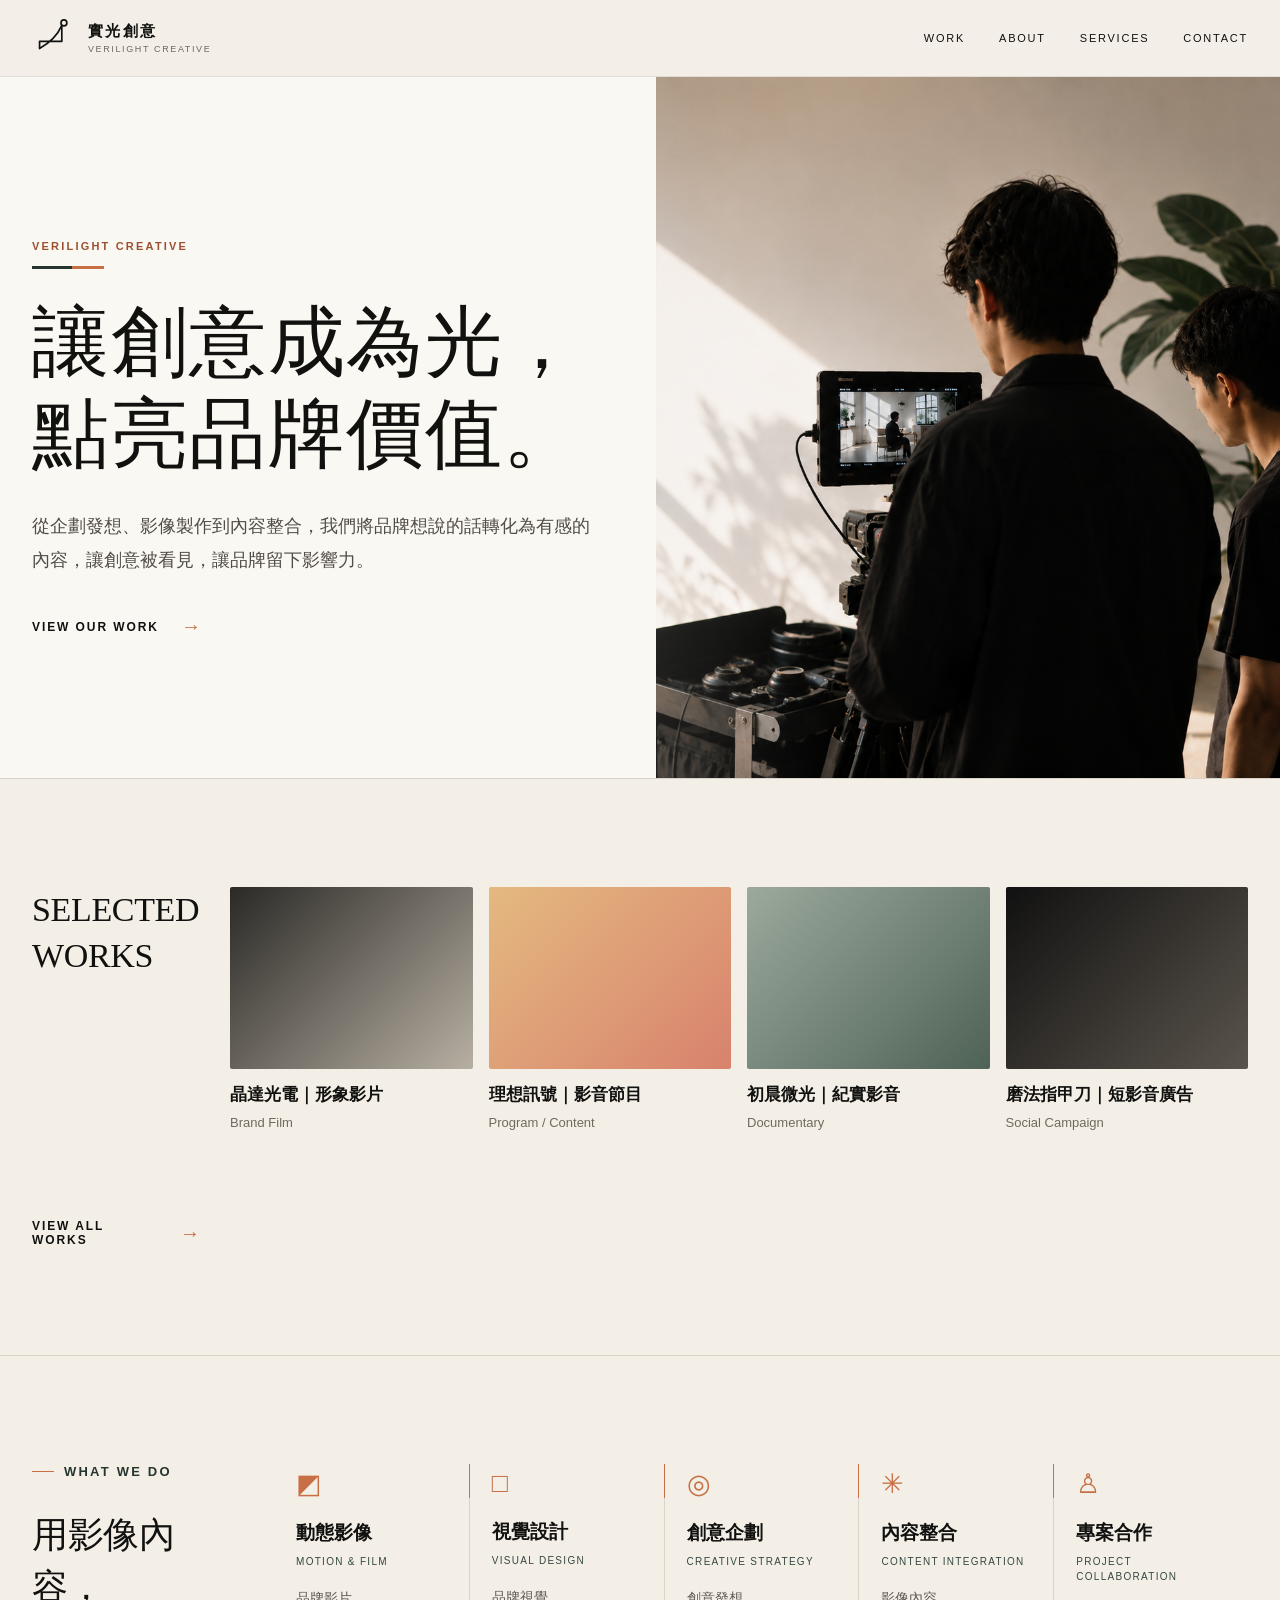
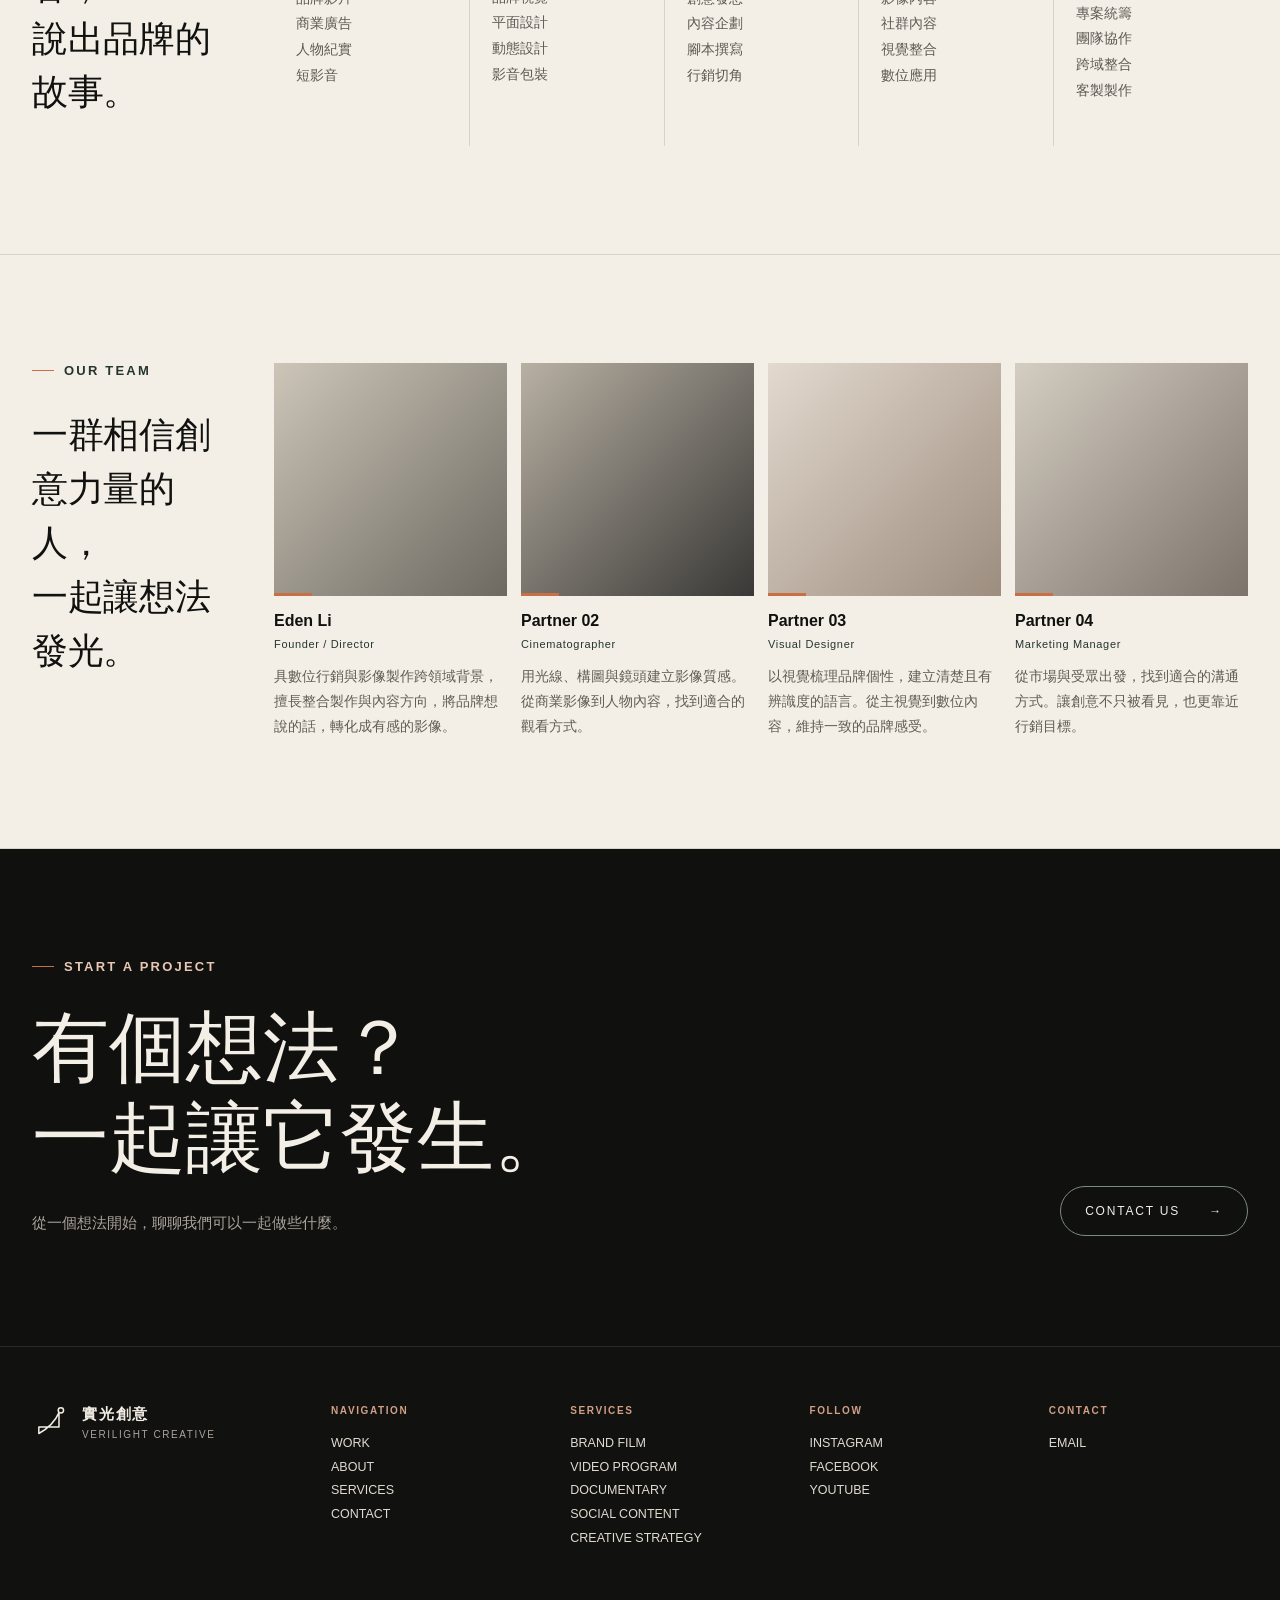
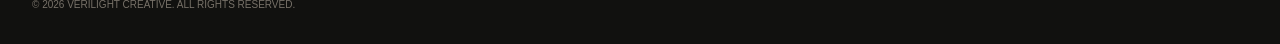
<file: index.html>
<!doctype html><html lang="zh-Hant"><head><meta charset="utf-8"><meta name="viewport" content="width=device-width,initial-scale=1"><title>實光創意 VeriLight Creative</title><link rel="stylesheet" href="style.css"><style>
.contact-cta{background:#11110f;color:#f3efe7;padding:110px 0;border-bottom:1px solid #2b2a27}
.contact-cta-inner{display:flex;align-items:flex-end;justify-content:space-between;gap:50px}
.contact-cta .section-title{color:#8f8980}
.contact-cta h2{font-family:"Noto Serif TC","Songti TC",serif;font-size:clamp(48px,6vw,82px);line-height:1.18;font-weight:500;margin:0 0 24px}
.contact-cta p{font-size:15px;line-height:1.8;color:#aaa49a;margin:0}
.contact-button{border:1px solid #716c64;border-radius:100px;padding:17px 24px;font-size:11px;letter-spacing:.15em;white-space:nowrap;transition:.25s}
.contact-button span{display:inline-block;margin-left:24px;transition:.25s}
.contact-button:hover{background:#f3efe7;color:#11110f;border-color:#f3efe7}
.contact-button:hover span{transform:translateX(4px)}
@media(max-width:700px){.contact-cta-inner{display:block}.contact-button{display:inline-block;margin-top:42px}}

/* Four-column balanced layouts */
.services-grid{display:grid;grid-template-columns:repeat(4,minmax(0,1fr));}
.team-grid{display:grid;grid-template-columns:repeat(4,minmax(0,1fr));}
@media(max-width:1000px){
  .services-grid,.team-grid{grid-template-columns:repeat(2,minmax(0,1fr));}
}
@media(max-width:640px){
  .services-grid,.team-grid{grid-template-columns:1fr;}
}
</style>
<style>
@media (min-width: 901px){
  #services .services-grid{
    display:grid;
    grid-template-columns:repeat(5,minmax(0,1fr));
  }
}
@media (min-width: 601px) and (max-width: 900px){
  #services .services-grid{
    display:grid;
    grid-template-columns:repeat(2,minmax(0,1fr));
  }
}
@media (max-width: 600px){
  #services .services-grid{
    display:grid;
    grid-template-columns:1fr;
  }
}
</style>

<style>
/* Partner portraits: square; bio text uses original stylesheet sizing */
#about .member-photo{
  width:100%;
  aspect-ratio:1 / 1 !important;
  height:auto !important;
  overflow:hidden;
  background-size:cover;
  background-position:center;
}
</style>

<style>
/* Service text: restore original stylesheet sizing; compact mobile layout */
@media(max-width:600px){
  #services .services-grid{
    display:grid;
    grid-template-columns:repeat(2,minmax(0,1fr));
  }
  #services .service:last-child{grid-column:1 / -1;}
  #services .service{padding-top:28px;padding-bottom:28px;}
}
</style>
<style>
.hero-kicker{font-size:11px;font-weight:600;letter-spacing:.20em;color:#9f4f2e;margin-bottom:22px}
@media(max-width:620px){.hero-kicker{font-size:10px;margin-bottom:18px}}
</style><style>
.hero-brand-line{
  display:flex;
  width:72px;
  height:3px;
  margin:-8px 0 28px;
  background:linear-gradient(90deg,#26352F 0 56%,#C86F45 56% 100%);
}
@media(max-width:620px){
  .hero-brand-line{width:58px;margin:-6px 0 22px}
}
</style></head><body>
<nav><div class="wrap nav">
<a class="brand" href="index.html"><svg viewBox="0 0 100 100" fill="none" aria-label="VeriLight Creative logo">
<circle cx="76" cy="14" r="7" stroke="currentColor" stroke-width="4"/>
<path d="M18 75V58H44M18 75C45 60 61 43 71 20V58H44" stroke="currentColor" stroke-width="4" stroke-linecap="round" stroke-linejoin="round"/>
</svg><span class="brand-text"><strong>實光創意</strong><span>VERILIGHT CREATIVE</span></span></a>
<div class="links"><a href="works.html">WORK</a><a href="index.html#about">ABOUT</a><a href="index.html#services">SERVICES</a><a href="index.html#contact">CONTACT</a></div>
</div></nav>
<header class="hero"><div class="hero-copy"><div class="hero-kicker">VERILIGHT CREATIVE</div><div class="hero-brand-line" aria-hidden="true"></div><h1>讓創意成為光，<br>點亮品牌價值。</h1><p>從企劃發想、影像製作到內容整合，我們將品牌想說的話轉化為有感的內容，讓創意被看見，讓品牌留下影響力。</p><a class="arrow-link" href="works.html">VIEW OUR WORK</a></div><div class="hero-visual"></div></header>
<section id="work"><div class="wrap works-layout"><div class="works-head"><h2>SELECTED<br>WORKS</h2><a class="arrow-link" href="works.html">VIEW ALL WORKS</a></div>
<div class="work-grid">
<a class="work-card" href="case-jinda.html"><div class="thumb"></div><h3>晶達光電｜形象影片</h3><p>Brand Film</p></a>
<a class="work-card" href="case-magic.html"><div class="thumb"></div><h3>理想訊號｜影音節目</h3><p>Program / Content</p></a>
<a class="work-card" href="case-light.html"><div class="thumb"></div><h3>初晨微光｜紀實影音</h3><p>Documentary</p></a>
<a class="work-card" href="case-social.html"><div class="thumb"></div><h3>磨法指甲刀｜短影音廣告</h3><p>Social Campaign</p></a>
</div></div></section>
<section id="services"><div class="wrap services-wrap"><div class="services-intro"><div class="section-title">WHAT WE DO</div><h2>用影像內容，<br>說出品牌的故事。</h2></div><div class="services-grid">
<div class="service"><div class="icon">◩</div><h3>動態影像</h3><small>MOTION & FILM</small><p>品牌影片<br>商業廣告<br>人物紀實<br>短影音</p></div>
<div class="service"><div class="icon">□</div><h3>視覺設計</h3><small>VISUAL DESIGN</small><p>品牌視覺<br>平面設計<br>動態設計<br>影音包裝</p></div>
<div class="service"><div class="icon">◎</div><h3>創意企劃</h3><small>CREATIVE STRATEGY</small><p>創意發想<br>內容企劃<br>腳本撰寫<br>行銷切角</p></div>
<div class="service"><div class="icon">✳</div><h3>內容整合</h3><small>CONTENT INTEGRATION</small><p>影像內容<br>社群內容<br>視覺整合<br>數位應用</p></div>
<div class="service"><div class="icon">♙</div><h3>專案合作</h3><small>PROJECT COLLABORATION</small><p>專案統籌<br>團隊協作<br>跨域整合<br>客製製作</p></div>

</div></div></section>
<section id="about"><div class="wrap team-layout"><div class="team-intro"><div class="section-title">OUR TEAM</div><h2>一群相信創意力量的人，<br>一起讓想法發光。</h2></div><div class="team-grid">
<article class="member"><div class="member-photo"></div><h3>Eden Li</h3><div class="role">Founder / Director</div><p><span>具數位行銷與影像製作跨領域背景，擅長整合製作與內容方向，將品牌想說的話，轉化成有感的影像。</span></p></article>
<article class="member"><div class="member-photo"></div><h3>Partner 02</h3><div class="role">Cinematographer</div><p><span>用光線、構圖與鏡頭建立影像質感。從商業影像到人物內容，找到適合的觀看方式。</span></p></article>
<article class="member"><div class="member-photo"></div><h3>Partner 03</h3><div class="role">Visual Designer</div><p><span>以視覺梳理品牌個性，建立清楚且有辨識度的語言。從主視覺到數位內容，維持一致的品牌感受。</span></p></article>
<article class="member"><div class="member-photo"></div><h3>Partner 04</h3><div class="role">Marketing Manager</div><p><span>從市場與受眾出發，找到適合的溝通方式。讓創意不只被看見，也更靠近行銷目標。</span></p></article>

</div></div></section>

<section class="contact-cta" id="project-contact">
  <div class="wrap contact-cta-inner">
    <div>
      <div class="section-title">START A PROJECT</div>
      <h2>有個想法？<br>一起讓它發生。</h2>
      <p>從一個想法開始，聊聊我們可以一起做些什麼。</p>
    </div>
    <a class="contact-button" href="mailto:hello@verilightcreative.com">CONTACT US <span>→</span></a>
  </div>
</section>
<footer id="contact"><div class="wrap"><div class="footer-grid">
<div><div class="footer-brand"><svg viewBox="0 0 100 100" fill="none" aria-label="VeriLight Creative logo">
<circle cx="76" cy="14" r="7" stroke="currentColor" stroke-width="4"/>
<path d="M18 75V58H44M18 75C45 60 61 43 71 20V58H44" stroke="currentColor" stroke-width="4" stroke-linecap="round" stroke-linejoin="round"/>
</svg><div><strong>實光創意</strong><br><span>VERILIGHT CREATIVE</span></div></div></div>
<div class="footer-col"><h4>NAVIGATION</h4><a href="works.html">WORK</a><a href="index.html#about">ABOUT</a><a href="index.html#services">SERVICES</a><a href="index.html#contact">CONTACT</a></div>
<div class="footer-col"><h4>SERVICES</h4><p>BRAND FILM<br>VIDEO PROGRAM<br>DOCUMENTARY<br>SOCIAL CONTENT<br>CREATIVE STRATEGY</p></div>
<div class="footer-col"><h4>FOLLOW</h4><a href="#">INSTAGRAM</a><a href="#">FACEBOOK</a><a href="#">YOUTUBE</a></div>
<div class="footer-col"><h4>CONTACT</h4><p>EMAIL</p></div>
</div><div class="copyright">© 2026 VERILIGHT CREATIVE. ALL RIGHTS RESERVED.</div></div></footer></body></html>
</file>
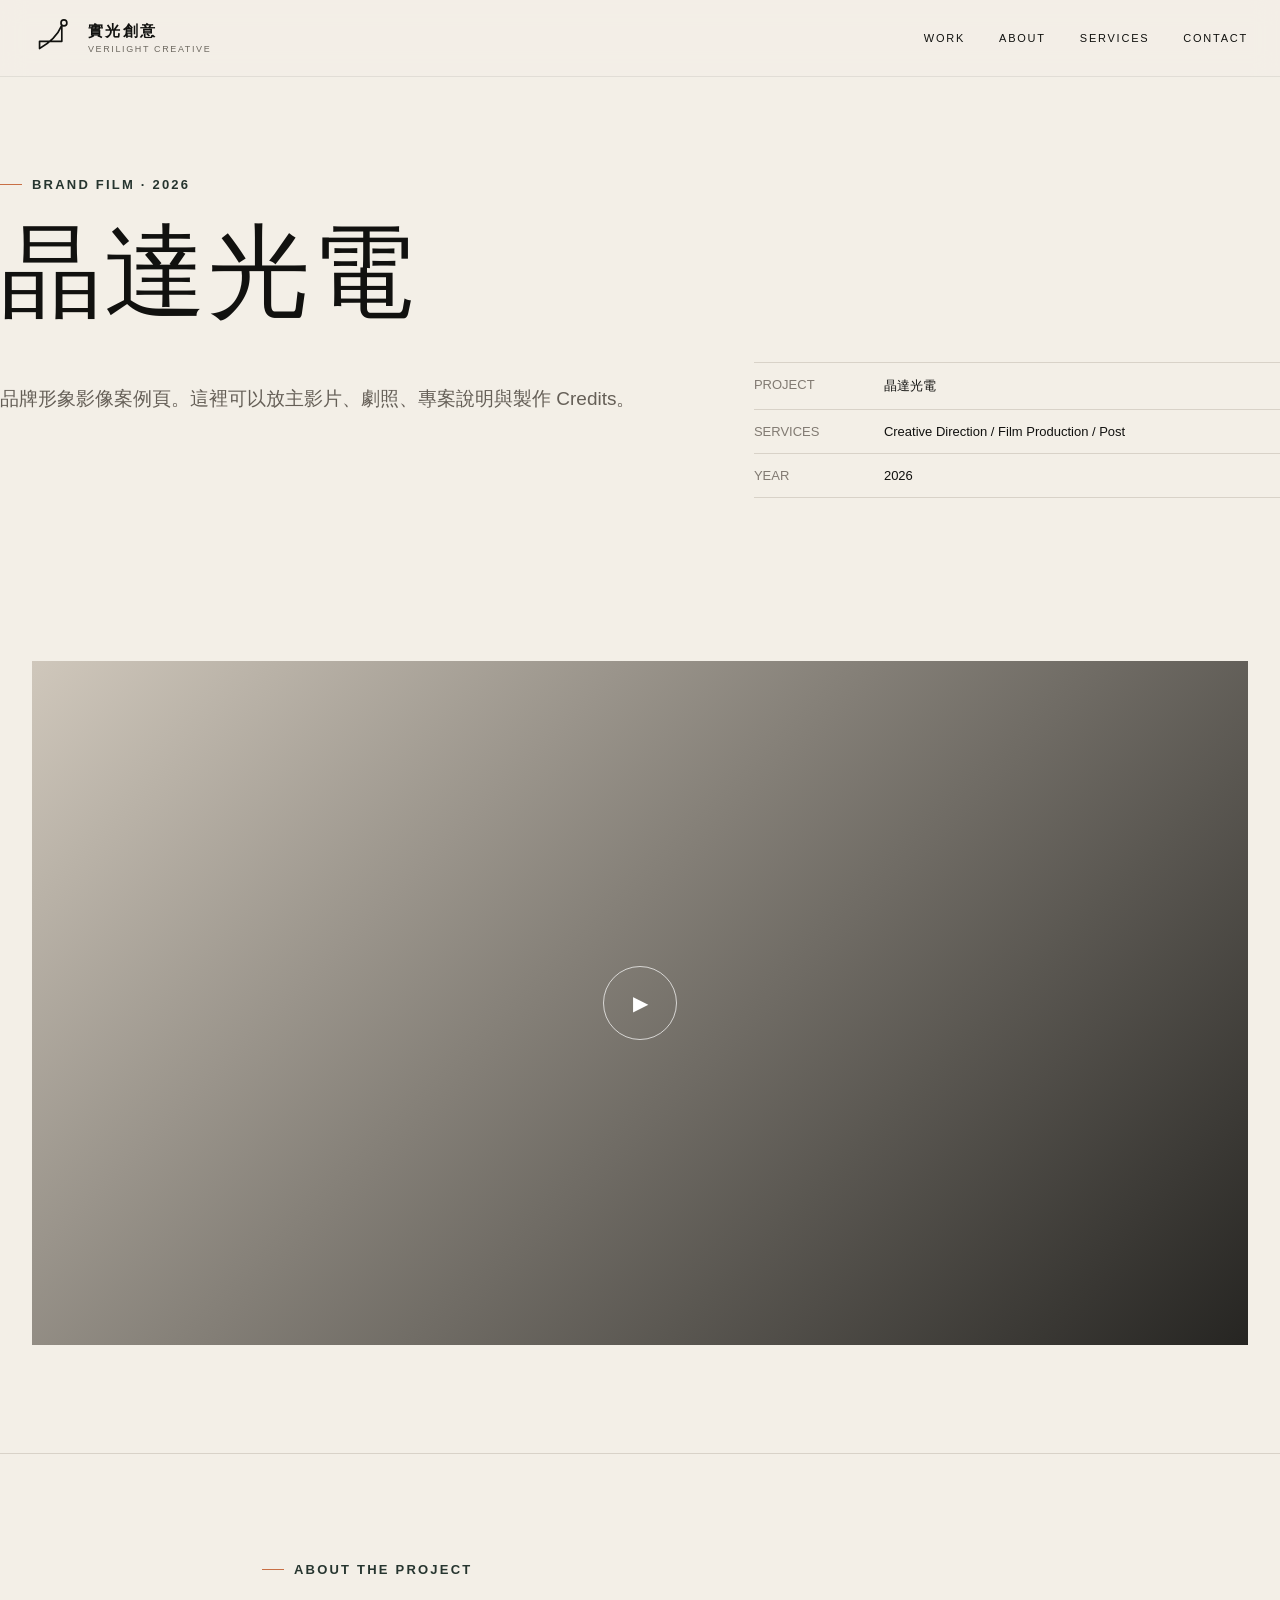
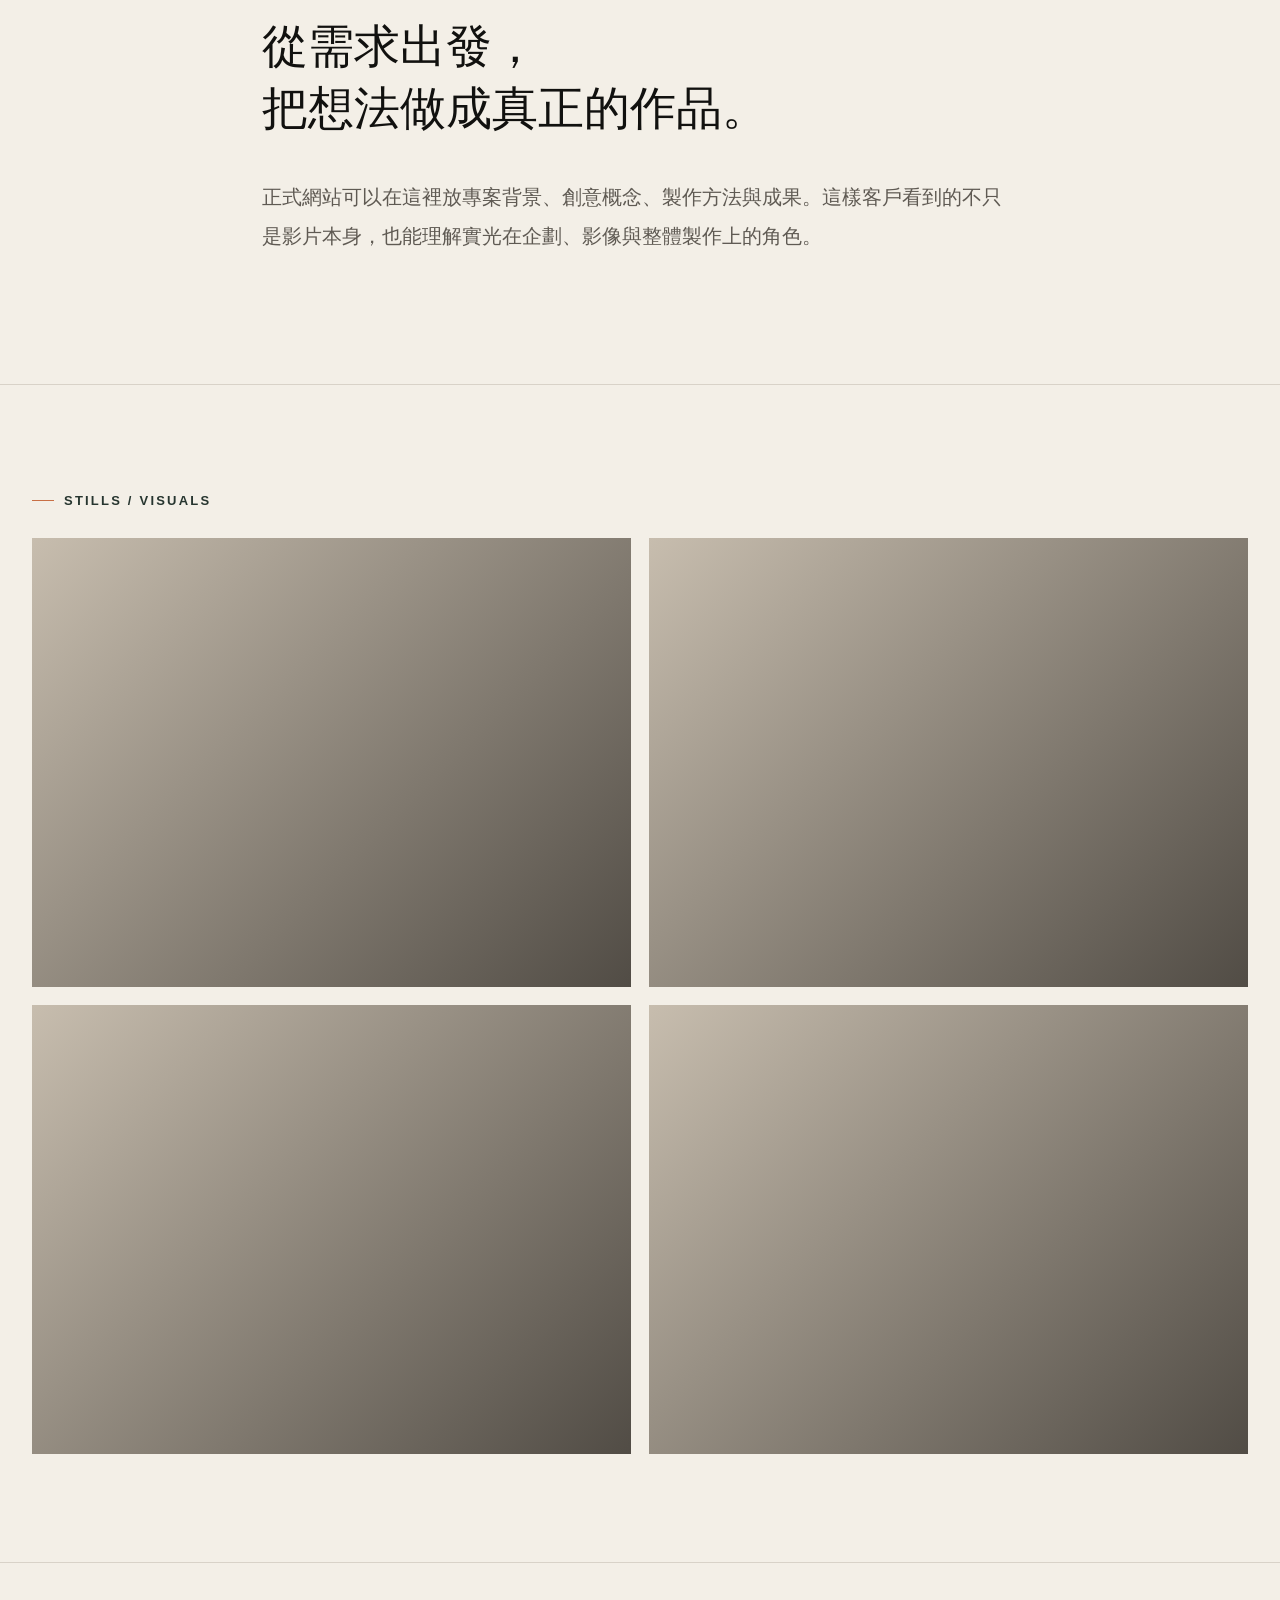
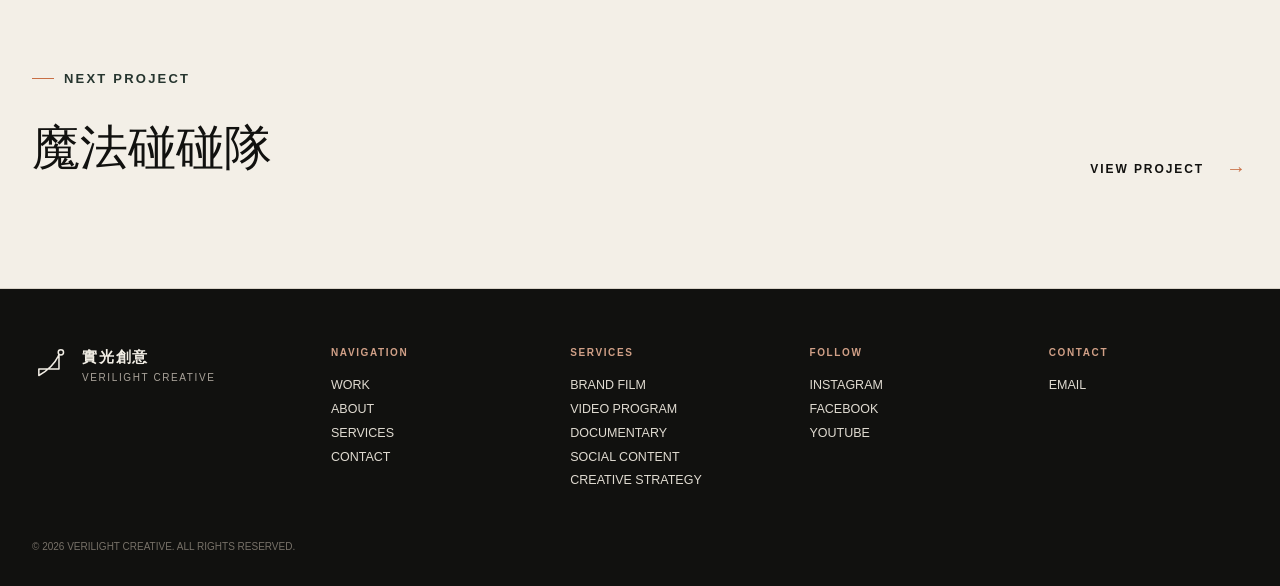
<file: case-jinda.html>
<!doctype html><html lang="zh-Hant"><head><meta charset="utf-8"><meta name="viewport" content="width=device-width,initial-scale=1"><title>晶達光電｜實光創意</title><link rel="stylesheet" href="style.css"></head><body>
<nav><div class="wrap nav">
<a class="brand" href="index.html"><svg viewBox="0 0 100 100" fill="none" aria-label="VeriLight Creative logo">
<circle cx="76" cy="14" r="7" stroke="currentColor" stroke-width="4"/>
<path d="M18 75V58H44M18 75C45 60 61 43 71 20V58H44" stroke="currentColor" stroke-width="4" stroke-linecap="round" stroke-linejoin="round"/>
</svg><span class="brand-text"><strong>實光創意</strong><span>VERILIGHT CREATIVE</span></span></a>
<div class="links"><a href="works.html">WORK</a><a href="index.html#about">ABOUT</a><a href="index.html#services">SERVICES</a><a href="index.html#contact">CONTACT</a></div>
</div></nav>
<header class="wrap case-head"><div class="section-title">BRAND FILM · 2026</div><h1 class="case-title">晶達光電</h1>
<div class="case-meta"><p>品牌形象影像案例頁。這裡可以放主影片、劇照、專案說明與製作 Credits。</p><div class="meta-table"><div class="meta-row"><span>PROJECT</span><span>晶達光電</span></div><div class="meta-row"><span>SERVICES</span><span>Creative Direction / Film Production / Post</span></div><div class="meta-row"><span>YEAR</span><span>2026</span></div></div></div></header>
<section><div class="wrap"><div class="video"><div class="play">▶</div></div></div></section>
<section><div class="wrap story"><div class="section-title">ABOUT THE PROJECT</div><h2 style="font-family:'Noto Serif TC','Songti TC',serif;font-size:46px;font-weight:500">從需求出發，<br>把想法做成真正的作品。</h2><p>正式網站可以在這裡放專案背景、創意概念、製作方法與成果。這樣客戶看到的不只是影片本身，也能理解實光在企劃、影像與整體製作上的角色。</p></div></section>
<section><div class="wrap"><div class="section-title">STILLS / VISUALS</div><div class="gallery"><div class="still"></div><div class="still"></div><div class="still"></div><div class="still"></div></div></div></section>
<section><div class="wrap next-project"><div><div class="section-title">NEXT PROJECT</div><h2>魔法碰碰隊</h2></div><a class="arrow-link" href="case-magic.html">VIEW PROJECT</a></div></section>
<footer id="contact"><div class="wrap"><div class="footer-grid">
<div><div class="footer-brand"><svg viewBox="0 0 100 100" fill="none" aria-label="VeriLight Creative logo">
<circle cx="76" cy="14" r="7" stroke="currentColor" stroke-width="4"/>
<path d="M18 75V58H44M18 75C45 60 61 43 71 20V58H44" stroke="currentColor" stroke-width="4" stroke-linecap="round" stroke-linejoin="round"/>
</svg><div><strong>實光創意</strong><br><span>VERILIGHT CREATIVE</span></div></div></div>
<div class="footer-col"><h4>NAVIGATION</h4><a href="works.html">WORK</a><a href="index.html#about">ABOUT</a><a href="index.html#services">SERVICES</a><a href="index.html#contact">CONTACT</a></div>
<div class="footer-col"><h4>SERVICES</h4><p>BRAND FILM<br>VIDEO PROGRAM<br>DOCUMENTARY<br>SOCIAL CONTENT<br>CREATIVE STRATEGY</p></div>
<div class="footer-col"><h4>FOLLOW</h4><a href="#">INSTAGRAM</a><a href="#">FACEBOOK</a><a href="#">YOUTUBE</a></div>
<div class="footer-col"><h4>CONTACT</h4><p>EMAIL</p></div>
</div><div class="copyright">© 2026 VERILIGHT CREATIVE. ALL RIGHTS RESERVED.</div></div></footer></body></html>
</file>
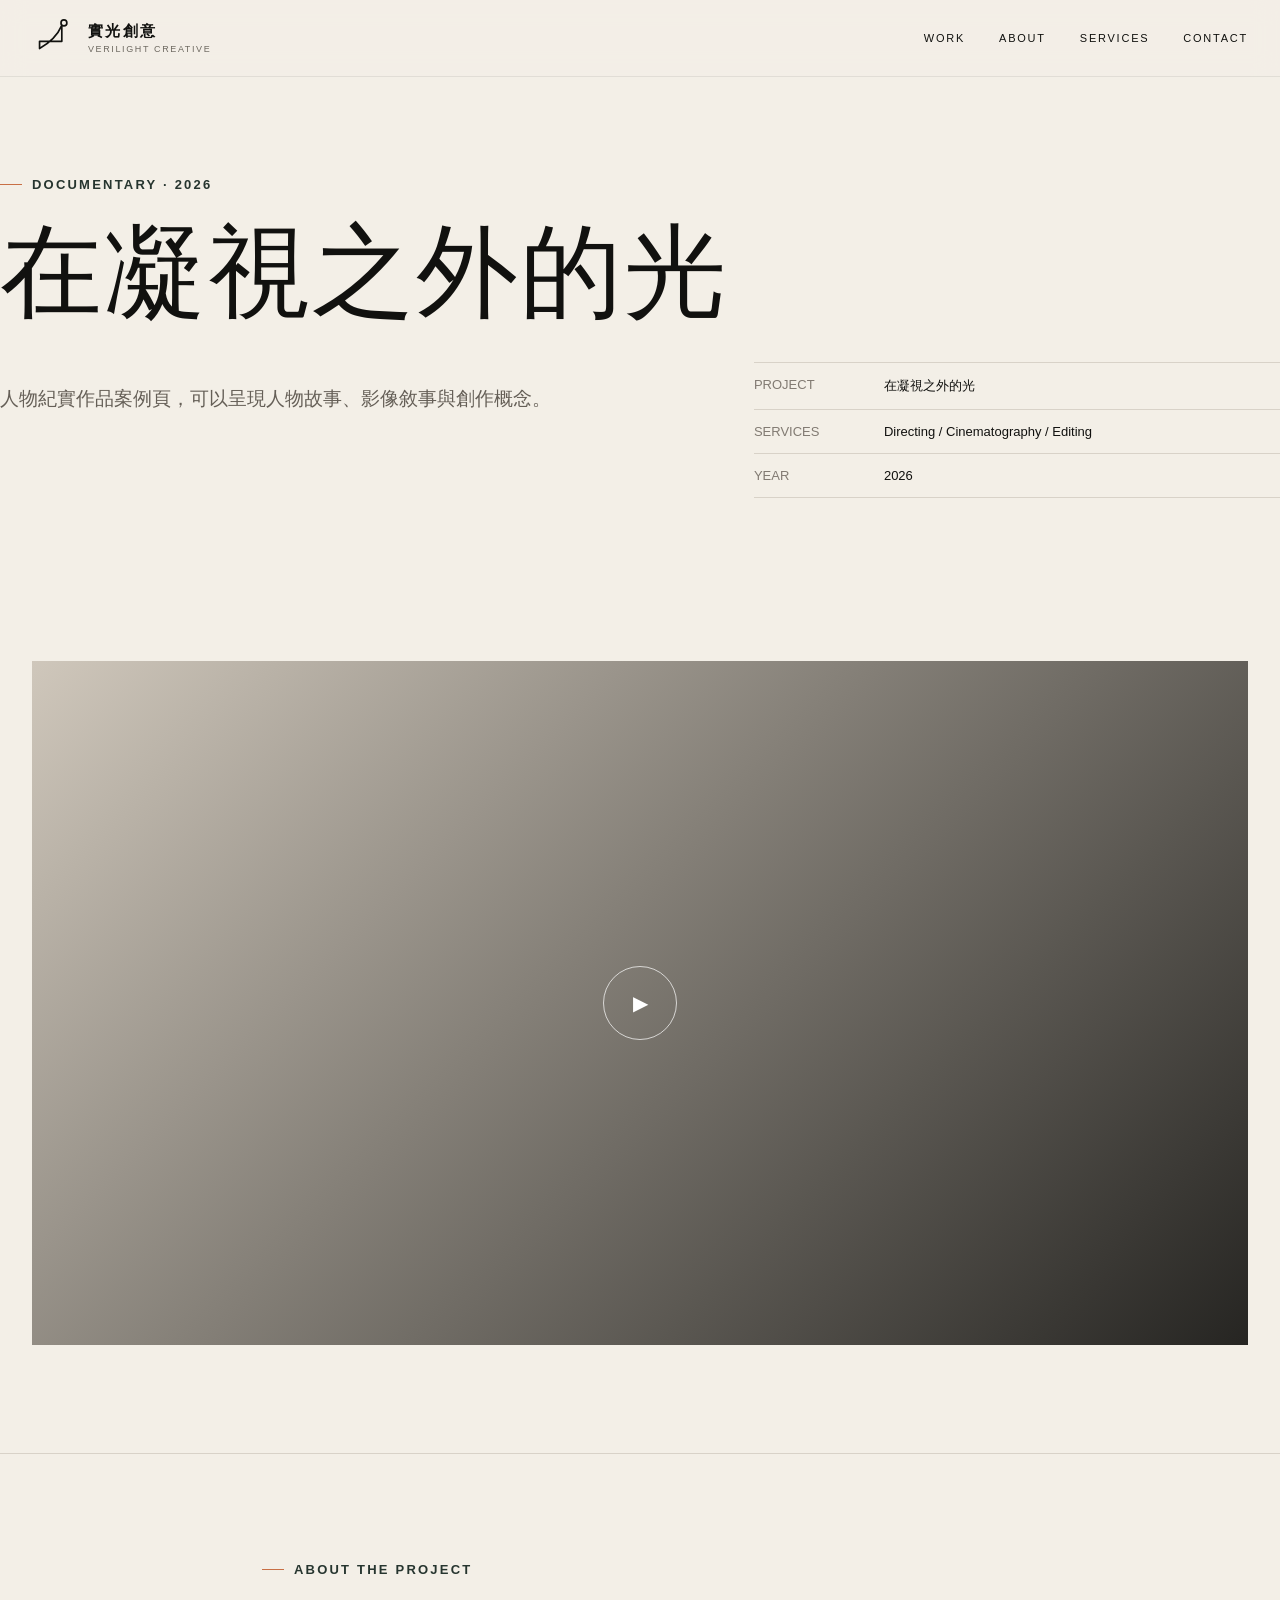
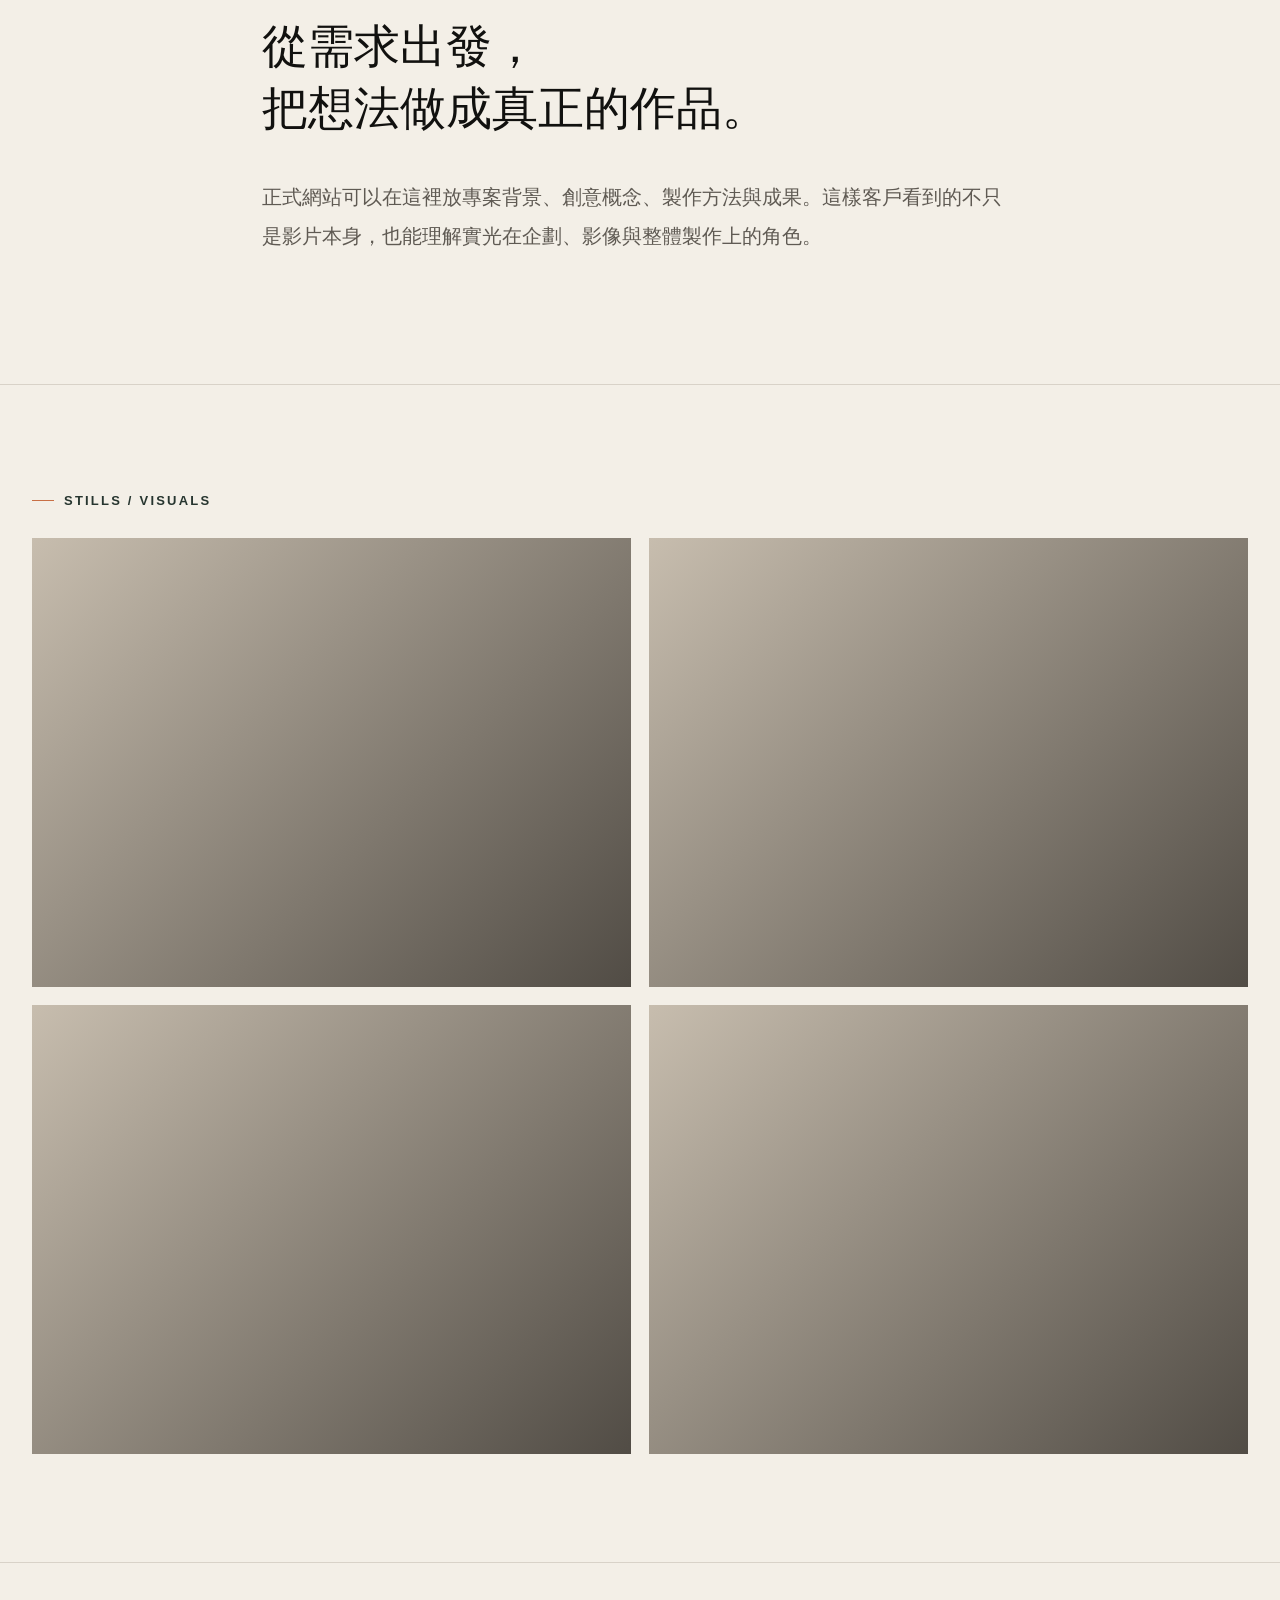
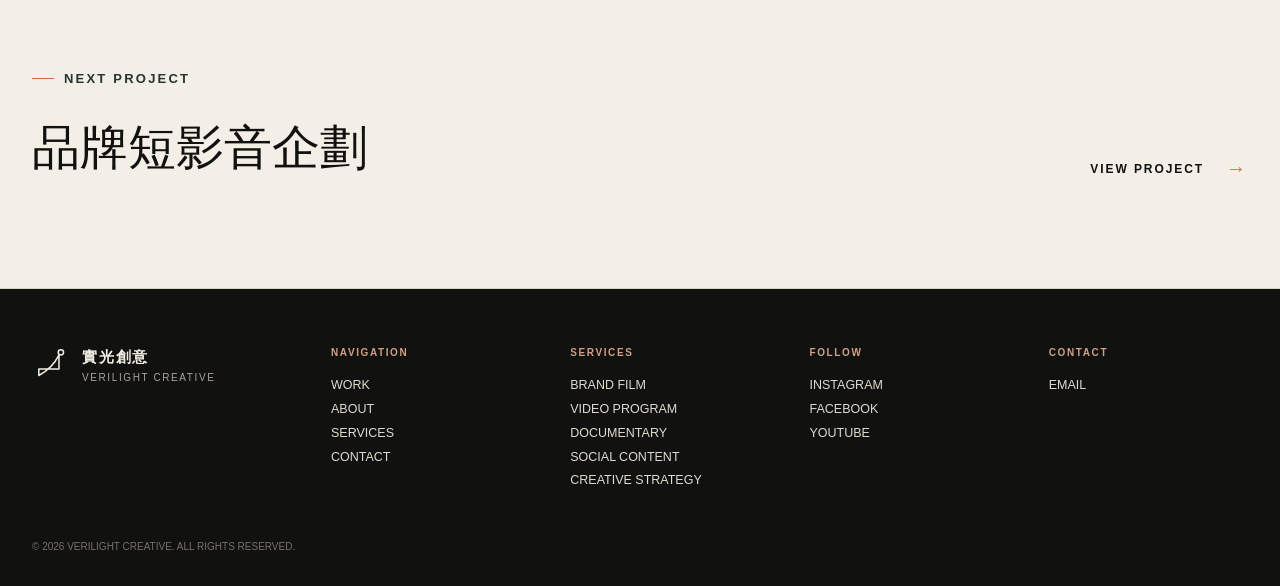
<file: case-light.html>
<!doctype html><html lang="zh-Hant"><head><meta charset="utf-8"><meta name="viewport" content="width=device-width,initial-scale=1"><title>在凝視之外的光｜實光創意</title><link rel="stylesheet" href="style.css"></head><body>
<nav><div class="wrap nav">
<a class="brand" href="index.html"><svg viewBox="0 0 100 100" fill="none" aria-label="VeriLight Creative logo">
<circle cx="76" cy="14" r="7" stroke="currentColor" stroke-width="4"/>
<path d="M18 75V58H44M18 75C45 60 61 43 71 20V58H44" stroke="currentColor" stroke-width="4" stroke-linecap="round" stroke-linejoin="round"/>
</svg><span class="brand-text"><strong>實光創意</strong><span>VERILIGHT CREATIVE</span></span></a>
<div class="links"><a href="works.html">WORK</a><a href="index.html#about">ABOUT</a><a href="index.html#services">SERVICES</a><a href="index.html#contact">CONTACT</a></div>
</div></nav>
<header class="wrap case-head"><div class="section-title">DOCUMENTARY · 2026</div><h1 class="case-title">在凝視之外的光</h1>
<div class="case-meta"><p>人物紀實作品案例頁，可以呈現人物故事、影像敘事與創作概念。</p><div class="meta-table"><div class="meta-row"><span>PROJECT</span><span>在凝視之外的光</span></div><div class="meta-row"><span>SERVICES</span><span>Directing / Cinematography / Editing</span></div><div class="meta-row"><span>YEAR</span><span>2026</span></div></div></div></header>
<section><div class="wrap"><div class="video"><div class="play">▶</div></div></div></section>
<section><div class="wrap story"><div class="section-title">ABOUT THE PROJECT</div><h2 style="font-family:'Noto Serif TC','Songti TC',serif;font-size:46px;font-weight:500">從需求出發，<br>把想法做成真正的作品。</h2><p>正式網站可以在這裡放專案背景、創意概念、製作方法與成果。這樣客戶看到的不只是影片本身，也能理解實光在企劃、影像與整體製作上的角色。</p></div></section>
<section><div class="wrap"><div class="section-title">STILLS / VISUALS</div><div class="gallery"><div class="still"></div><div class="still"></div><div class="still"></div><div class="still"></div></div></div></section>
<section><div class="wrap next-project"><div><div class="section-title">NEXT PROJECT</div><h2>品牌短影音企劃</h2></div><a class="arrow-link" href="case-social.html">VIEW PROJECT</a></div></section>
<footer id="contact"><div class="wrap"><div class="footer-grid">
<div><div class="footer-brand"><svg viewBox="0 0 100 100" fill="none" aria-label="VeriLight Creative logo">
<circle cx="76" cy="14" r="7" stroke="currentColor" stroke-width="4"/>
<path d="M18 75V58H44M18 75C45 60 61 43 71 20V58H44" stroke="currentColor" stroke-width="4" stroke-linecap="round" stroke-linejoin="round"/>
</svg><div><strong>實光創意</strong><br><span>VERILIGHT CREATIVE</span></div></div></div>
<div class="footer-col"><h4>NAVIGATION</h4><a href="works.html">WORK</a><a href="index.html#about">ABOUT</a><a href="index.html#services">SERVICES</a><a href="index.html#contact">CONTACT</a></div>
<div class="footer-col"><h4>SERVICES</h4><p>BRAND FILM<br>VIDEO PROGRAM<br>DOCUMENTARY<br>SOCIAL CONTENT<br>CREATIVE STRATEGY</p></div>
<div class="footer-col"><h4>FOLLOW</h4><a href="#">INSTAGRAM</a><a href="#">FACEBOOK</a><a href="#">YOUTUBE</a></div>
<div class="footer-col"><h4>CONTACT</h4><p>EMAIL</p></div>
</div><div class="copyright">© 2026 VERILIGHT CREATIVE. ALL RIGHTS RESERVED.</div></div></footer></body></html>
</file>
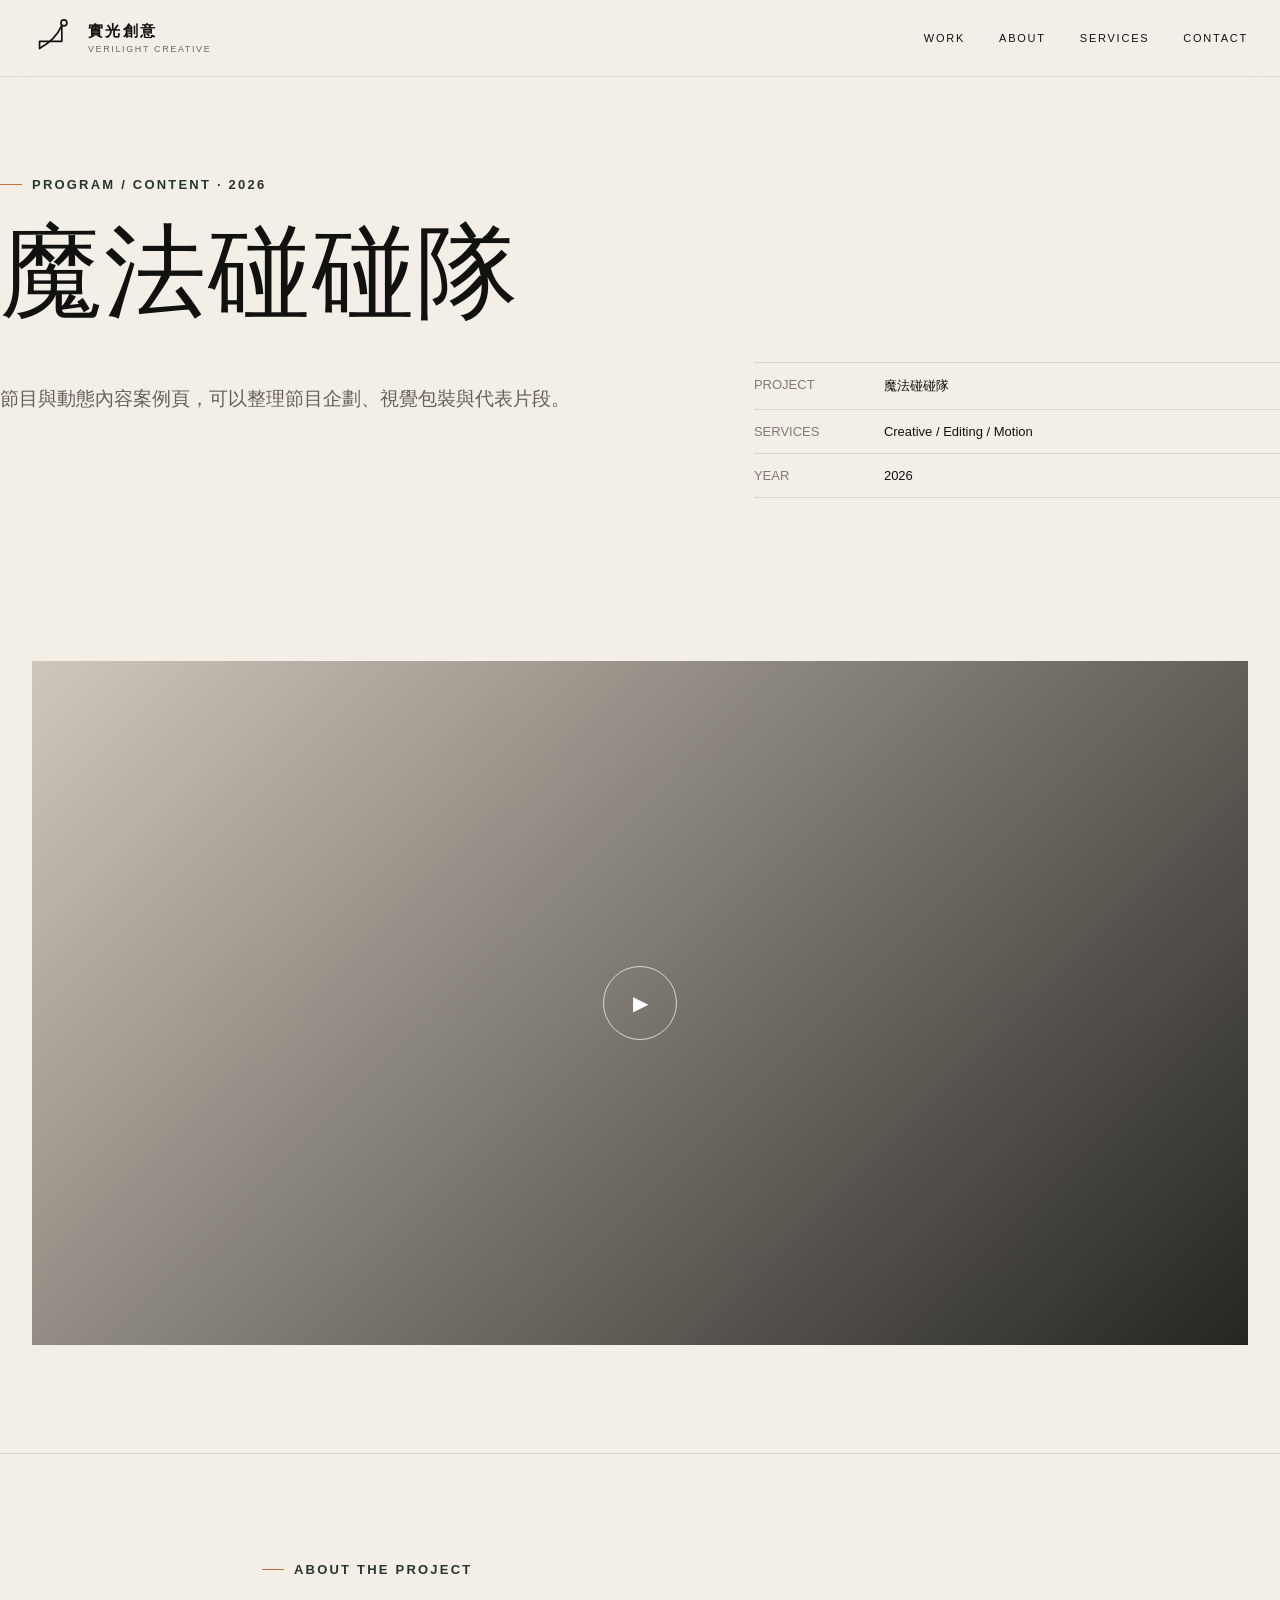
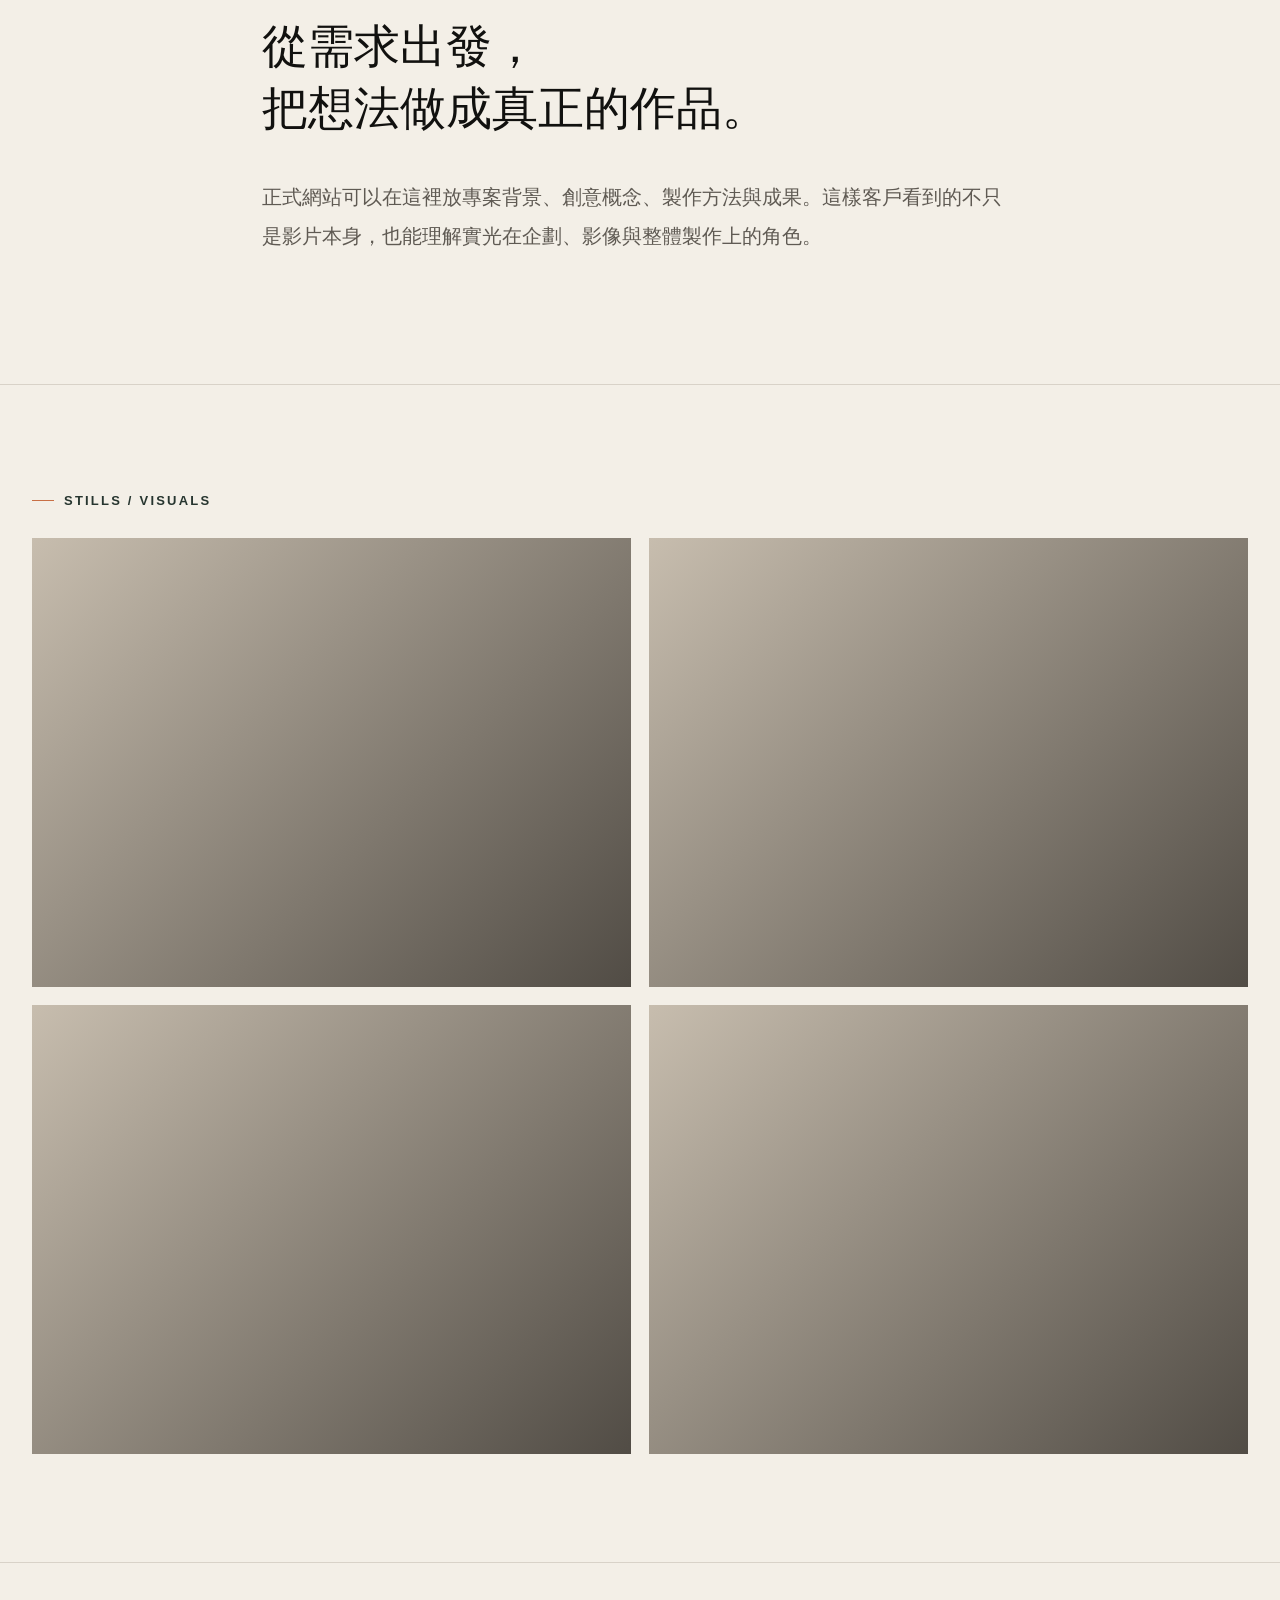
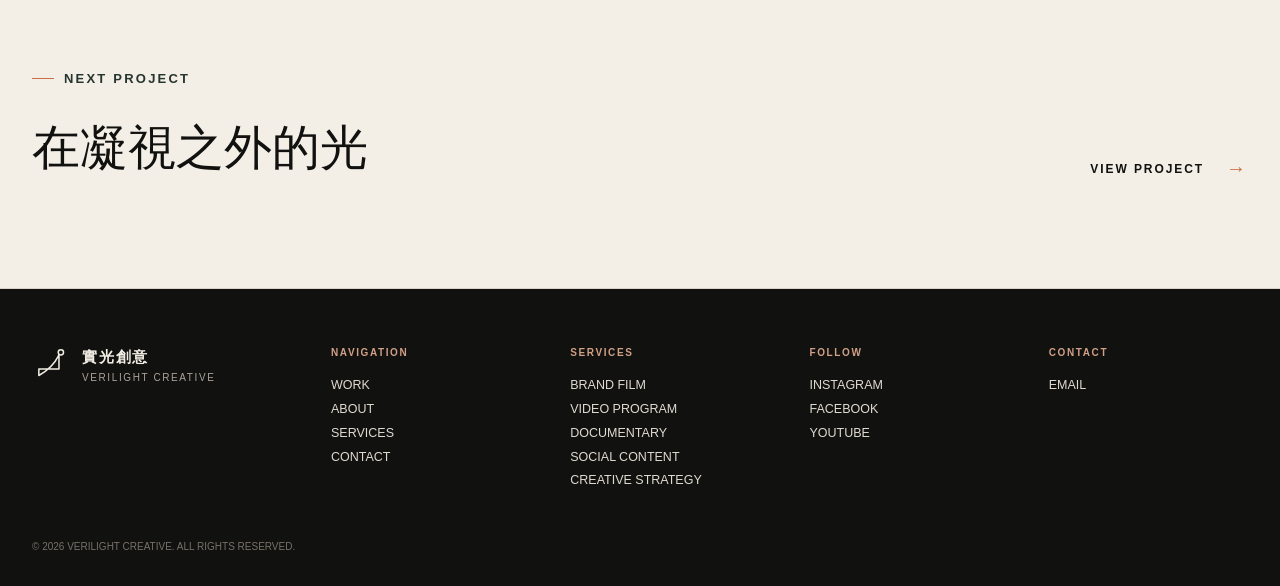
<file: case-magic.html>
<!doctype html><html lang="zh-Hant"><head><meta charset="utf-8"><meta name="viewport" content="width=device-width,initial-scale=1"><title>魔法碰碰隊｜實光創意</title><link rel="stylesheet" href="style.css"></head><body>
<nav><div class="wrap nav">
<a class="brand" href="index.html"><svg viewBox="0 0 100 100" fill="none" aria-label="VeriLight Creative logo">
<circle cx="76" cy="14" r="7" stroke="currentColor" stroke-width="4"/>
<path d="M18 75V58H44M18 75C45 60 61 43 71 20V58H44" stroke="currentColor" stroke-width="4" stroke-linecap="round" stroke-linejoin="round"/>
</svg><span class="brand-text"><strong>實光創意</strong><span>VERILIGHT CREATIVE</span></span></a>
<div class="links"><a href="works.html">WORK</a><a href="index.html#about">ABOUT</a><a href="index.html#services">SERVICES</a><a href="index.html#contact">CONTACT</a></div>
</div></nav>
<header class="wrap case-head"><div class="section-title">PROGRAM / CONTENT · 2026</div><h1 class="case-title">魔法碰碰隊</h1>
<div class="case-meta"><p>節目與動態內容案例頁，可以整理節目企劃、視覺包裝與代表片段。</p><div class="meta-table"><div class="meta-row"><span>PROJECT</span><span>魔法碰碰隊</span></div><div class="meta-row"><span>SERVICES</span><span>Creative / Editing / Motion</span></div><div class="meta-row"><span>YEAR</span><span>2026</span></div></div></div></header>
<section><div class="wrap"><div class="video"><div class="play">▶</div></div></div></section>
<section><div class="wrap story"><div class="section-title">ABOUT THE PROJECT</div><h2 style="font-family:'Noto Serif TC','Songti TC',serif;font-size:46px;font-weight:500">從需求出發，<br>把想法做成真正的作品。</h2><p>正式網站可以在這裡放專案背景、創意概念、製作方法與成果。這樣客戶看到的不只是影片本身，也能理解實光在企劃、影像與整體製作上的角色。</p></div></section>
<section><div class="wrap"><div class="section-title">STILLS / VISUALS</div><div class="gallery"><div class="still"></div><div class="still"></div><div class="still"></div><div class="still"></div></div></div></section>
<section><div class="wrap next-project"><div><div class="section-title">NEXT PROJECT</div><h2>在凝視之外的光</h2></div><a class="arrow-link" href="case-light.html">VIEW PROJECT</a></div></section>
<footer id="contact"><div class="wrap"><div class="footer-grid">
<div><div class="footer-brand"><svg viewBox="0 0 100 100" fill="none" aria-label="VeriLight Creative logo">
<circle cx="76" cy="14" r="7" stroke="currentColor" stroke-width="4"/>
<path d="M18 75V58H44M18 75C45 60 61 43 71 20V58H44" stroke="currentColor" stroke-width="4" stroke-linecap="round" stroke-linejoin="round"/>
</svg><div><strong>實光創意</strong><br><span>VERILIGHT CREATIVE</span></div></div></div>
<div class="footer-col"><h4>NAVIGATION</h4><a href="works.html">WORK</a><a href="index.html#about">ABOUT</a><a href="index.html#services">SERVICES</a><a href="index.html#contact">CONTACT</a></div>
<div class="footer-col"><h4>SERVICES</h4><p>BRAND FILM<br>VIDEO PROGRAM<br>DOCUMENTARY<br>SOCIAL CONTENT<br>CREATIVE STRATEGY</p></div>
<div class="footer-col"><h4>FOLLOW</h4><a href="#">INSTAGRAM</a><a href="#">FACEBOOK</a><a href="#">YOUTUBE</a></div>
<div class="footer-col"><h4>CONTACT</h4><p>EMAIL</p></div>
</div><div class="copyright">© 2026 VERILIGHT CREATIVE. ALL RIGHTS RESERVED.</div></div></footer></body></html>
</file>
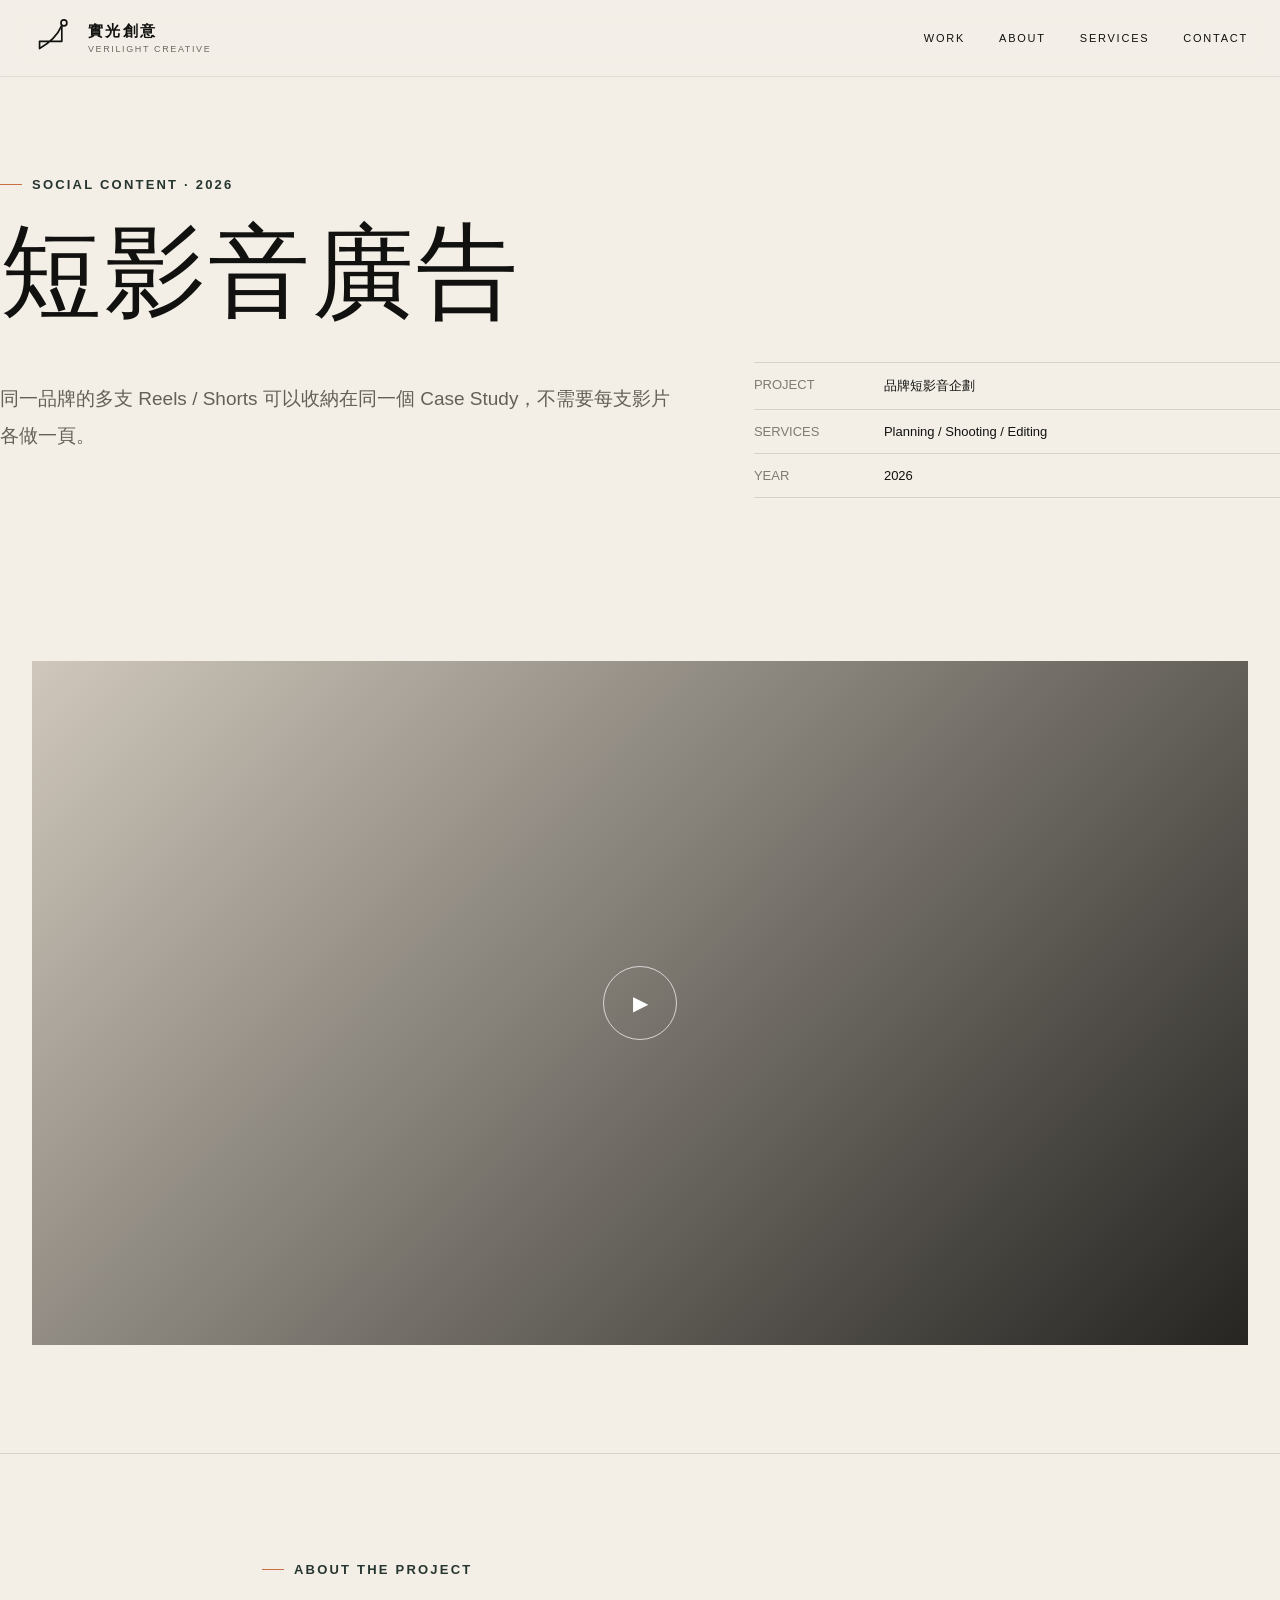
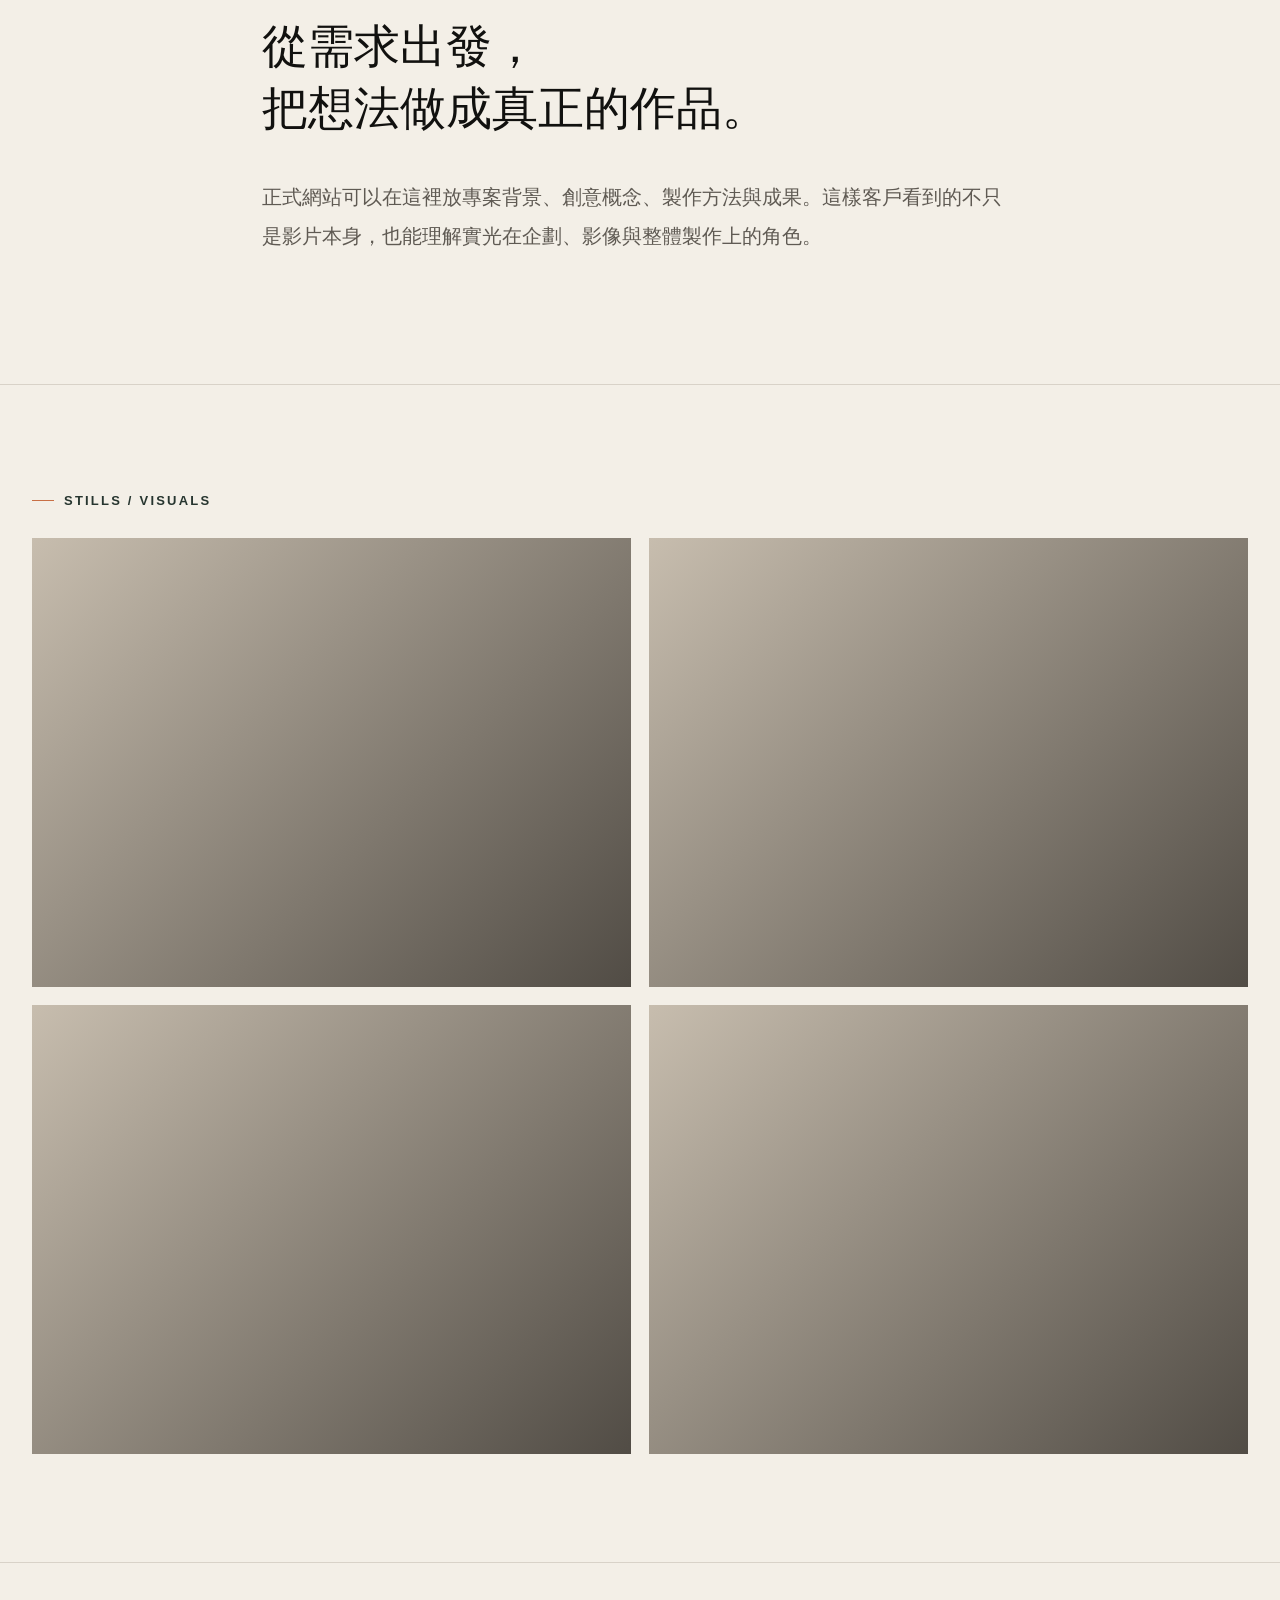
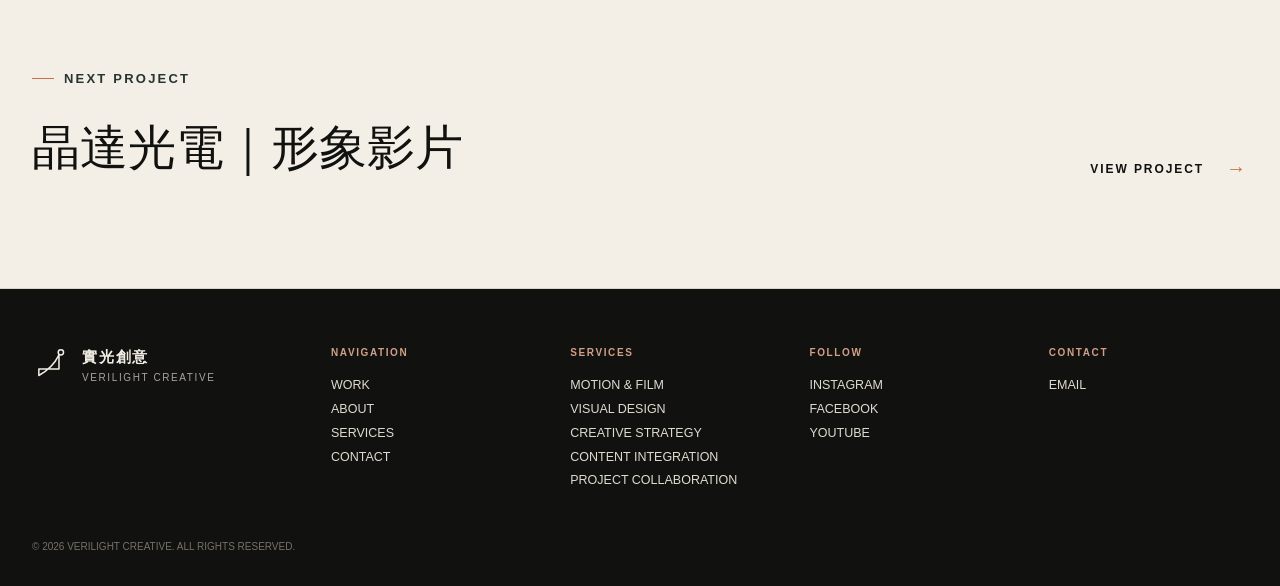
<file: case-social.html>
<!doctype html><html lang="zh-Hant"><head><meta charset="utf-8"><meta name="viewport" content="width=device-width,initial-scale=1"><title>品牌短影音企劃｜實光創意</title><link rel="stylesheet" href="style.css"></head><body>
<nav><div class="wrap nav">
<a class="brand" href="index.html"><svg viewBox="0 0 100 100" fill="none" aria-label="VeriLight Creative logo">
<circle cx="76" cy="14" r="7" stroke="currentColor" stroke-width="4"/>
<path d="M18 75V58H44M18 75C45 60 61 43 71 20V58H44" stroke="currentColor" stroke-width="4" stroke-linecap="round" stroke-linejoin="round"/>
</svg><span class="brand-text"><strong>實光創意</strong><span>VERILIGHT CREATIVE</span></span></a>
<div class="links"><a href="works.html">WORK</a><a href="index.html#about">ABOUT</a><a href="index.html#services">SERVICES</a><a href="index.html#contact">CONTACT</a></div>
</div></nav>
<header class="wrap case-head"><div class="section-title">SOCIAL CONTENT · 2026</div><h1 class="case-title">短影音廣告</h1>
<div class="case-meta"><p>同一品牌的多支 Reels / Shorts 可以收納在同一個 Case Study，不需要每支影片各做一頁。</p><div class="meta-table"><div class="meta-row"><span>PROJECT</span><span>品牌短影音企劃</span></div><div class="meta-row"><span>SERVICES</span><span>Planning / Shooting / Editing</span></div><div class="meta-row"><span>YEAR</span><span>2026</span></div></div></div></header>
<section><div class="wrap"><div class="video"><div class="play">▶</div></div></div></section>
<section><div class="wrap story"><div class="section-title">ABOUT THE PROJECT</div><h2 style="font-family:'Noto Serif TC','Songti TC',serif;font-size:46px;font-weight:500">從需求出發，<br>把想法做成真正的作品。</h2><p>正式網站可以在這裡放專案背景、創意概念、製作方法與成果。這樣客戶看到的不只是影片本身，也能理解實光在企劃、影像與整體製作上的角色。</p></div></section>
<section><div class="wrap"><div class="section-title">STILLS / VISUALS</div><div class="gallery"><div class="still"></div><div class="still"></div><div class="still"></div><div class="still"></div></div></div></section>
<section><div class="wrap next-project"><div><div class="section-title">NEXT PROJECT</div><h2>晶達光電｜形象影片</h2></div><a class="arrow-link" href="case-jinda.html">VIEW PROJECT</a></div></section>
<footer id="contact"><div class="wrap"><div class="footer-grid">
<div><div class="footer-brand"><svg viewBox="0 0 100 100" fill="none" aria-label="VeriLight Creative logo">
<circle cx="76" cy="14" r="7" stroke="currentColor" stroke-width="4"/>
<path d="M18 75V58H44M18 75C45 60 61 43 71 20V58H44" stroke="currentColor" stroke-width="4" stroke-linecap="round" stroke-linejoin="round"/>
</svg><div><strong>實光創意</strong><br><span>VERILIGHT CREATIVE</span></div></div></div>
<div class="footer-col"><h4>NAVIGATION</h4><a href="works.html">WORK</a><a href="index.html#about">ABOUT</a><a href="index.html#services">SERVICES</a><a href="index.html#contact">CONTACT</a></div>
<div class="footer-col"><h4>SERVICES</h4><p>MOTION & FILM<br>VISUAL DESIGN<br>CREATIVE STRATEGY<br>CONTENT INTEGRATION<br>PROJECT COLLABORATION</p></div>
<div class="footer-col"><h4>FOLLOW</h4><a href="#">INSTAGRAM</a><a href="#">FACEBOOK</a><a href="#">YOUTUBE</a></div>
<div class="footer-col"><h4>CONTACT</h4><p>EMAIL</p></div>
</div><div class="copyright">© 2026 VERILIGHT CREATIVE. ALL RIGHTS RESERVED.</div></div></footer></body></html>
</file>
<file: style.css>
:root{
  --black:#11110f;--cream:#f3efe7;--offwhite:#faf8f3;--line:#d8d2c8;--muted:#756f67;
}
*{box-sizing:border-box}html{scroll-behavior:smooth}
body{margin:0;color:var(--black);background:var(--cream);font-family:-apple-system,BlinkMacSystemFont,"Noto Sans TC","PingFang TC",sans-serif}
a{color:inherit;text-decoration:none}.wrap{max-width:1320px;margin:auto;padding:0 32px}
nav{position:sticky;top:0;z-index:50;background:rgba(243,239,231,.94);backdrop-filter:blur(12px);border-bottom:1px solid rgba(17,17,15,.08)}
.nav{height:76px;display:flex;align-items:center;justify-content:space-between}
.brand{display:flex;align-items:center;gap:14px}.brand svg{width:42px;height:42px}
.brand-text strong{display:block;font-size:15px;letter-spacing:.15em}.brand-text span{display:block;font-size:9px;letter-spacing:.18em;color:#6e6961;margin-top:3px}
.links{display:flex;gap:34px;font-size:11px;letter-spacing:.16em}
.hero{min-height:78vh;display:grid;grid-template-columns:1.05fr 1fr;border-bottom:1px solid var(--line)}
.hero-copy{padding:95px 48px 72px max(32px,calc((100vw - 1320px)/2 + 32px));display:flex;flex-direction:column;justify-content:center;background:var(--offwhite)}
.hero-copy h1,.page-title,.case-title{font-family:"Noto Serif TC","Songti TC",serif;font-weight:500;letter-spacing:.02em}
.hero-copy h1{font-size:clamp(48px,6vw,90px);line-height:1.2;margin:0 0 28px}
.hero-copy p{max-width:560px;font-size:17px;line-height:1.9;color:#5f5a53;margin:0 0 38px}
.hero-visual{background-image:url("hero-verilight.png");background-size:cover;background-position:center center;background-repeat:no-repeat;position:relative;overflow:hidden}
.hero-visual:before{content:"";position:absolute;inset:0;background:linear-gradient(90deg,rgba(243,239,231,.12) 0%,rgba(17,17,15,0) 30%);pointer-events:none}
.hero-visual:after{display:none}
.arrow-link{font-size:12px;letter-spacing:.16em;display:inline-flex;align-items:center;gap:22px}.arrow-link:after{content:"→";font-size:20px}
section{padding:96px 0;border-bottom:1px solid var(--line)}.section-title{font-size:13px;letter-spacing:.15em;margin-bottom:30px}
.works-layout{display:grid;grid-template-columns:170px 1fr;gap:28px}.works-head{display:flex;flex-direction:column;justify-content:space-between;min-height:360px}
.works-head h2,.services-intro h2,.team-intro h2{font-family:"Noto Serif TC","Songti TC",serif;font-weight:500}
.works-head h2{font-size:34px;line-height:1.35;margin:0}.work-grid{display:grid;grid-template-columns:repeat(4,1fr);gap:16px}
.work-card .thumb,.portfolio-card .thumb{aspect-ratio:4/3;background:linear-gradient(135deg,#2a2926,#b7afa2);margin-bottom:14px;position:relative;overflow:hidden;transition:.25s}
.work-card:nth-child(2) .thumb{background:linear-gradient(135deg,#e4b980,#d8826d)}
.work-card:nth-child(3) .thumb{background:linear-gradient(135deg,#9ca99d,#4f6256)}
.work-card:nth-child(4) .thumb{background:linear-gradient(135deg,#111,#59534b)}
.work-card:hover .thumb,.portfolio-card:hover .thumb{transform:translateY(-4px)}
.work-card h3,.portfolio-card h3{font-size:15px;margin:0 0 5px}.work-card p,.portfolio-card p{font-size:11px;color:#6e6961;margin:0}
.services-wrap{display:grid;grid-template-columns:200px 1fr;gap:42px}.services-intro h2{font-size:32px;line-height:1.45;margin:0 0 28px}
.services-grid{display:grid;grid-template-columns:repeat(5,1fr)}.service{padding:0 18px;border-left:1px solid var(--line)}.service:first-child{border-left:0}
.icon{font-size:24px;margin-bottom:18px}.service h3{font-size:16px;margin:0 0 7px}.service small{display:block;font-size:9px;letter-spacing:.1em;color:#777168;margin-bottom:14px}
.service p{font-size:12px;line-height:1.7;color:#6f6961;margin:0}
.team-layout{display:grid;grid-template-columns:200px 1fr;gap:42px}.team-intro h2{font-size:31px;line-height:1.5;margin:0 0 28px}
.team-grid{display:grid;grid-template-columns:repeat(5,1fr);gap:14px}.member-photo{aspect-ratio:4/5;background:linear-gradient(135deg,#ccc5b8,#6d6961);margin-bottom:14px}
.member:nth-child(2) .member-photo{background:linear-gradient(135deg,#b8b0a3,#393836)}.member:nth-child(3) .member-photo{background:linear-gradient(135deg,#e3d9ce,#9c8d7f)}
.member:nth-child(4) .member-photo{background:linear-gradient(135deg,#d4cdc2,#7c746b)}.member:nth-child(5) .member-photo{background:linear-gradient(135deg,#aca59a,#343331)}
.member h3{font-size:14px;margin:0 0 4px}.member .role{font-size:10px;color:#6f6961;margin-bottom:10px}.member p{font-size:11px;line-height:1.7;color:#6f6961;margin:0}.member p span{display:block}
.page-head{padding:110px 0 55px}.page-title{font-size:clamp(58px,8vw,110px);line-height:1;margin:0}.page-intro{max-width:680px;font-size:17px;line-height:1.9;color:#625d55;margin-top:26px}
.filters{display:flex;flex-wrap:wrap;gap:10px;margin:38px 0 48px}.filter{appearance:none;border:1px solid #bcb5aa;background:transparent;border-radius:100px;padding:10px 16px;font-size:11px;letter-spacing:.12em;cursor:pointer}
.filter.active,.filter:hover{background:var(--black);color:var(--cream);border-color:var(--black)}
.portfolio-grid{display:grid;grid-template-columns:repeat(3,1fr);gap:36px 18px;padding-bottom:100px}.portfolio-card.hidden{display:none}
.portfolio-card:nth-child(3n+2) .thumb{background:linear-gradient(135deg,#cab89d,#705f4f)}.portfolio-card:nth-child(3n+3) .thumb{background:linear-gradient(135deg,#a6aaa3,#485148)}
.badge{font-size:9px;letter-spacing:.13em;color:#817a72;margin-bottom:7px}
.case-head{padding:100px 0 55px}.case-title{font-size:clamp(54px,8vw,105px);line-height:1;margin:0}
.case-meta{margin-top:38px;display:grid;grid-template-columns:1.3fr 1fr;gap:70px}.case-meta p{font-size:18px;line-height:1.9;color:#655f57}
.meta-table{border-top:1px solid var(--line)}.meta-row{display:grid;grid-template-columns:110px 1fr;gap:20px;padding:14px 0;border-bottom:1px solid var(--line);font-size:12px}.meta-row span:first-child{color:#817a72}
.video{aspect-ratio:16/9;background:linear-gradient(135deg,#cfc7bb,#262522);display:grid;place-items:center}.play{width:74px;height:74px;border:1px solid rgba(255,255,255,.7);border-radius:50%;display:grid;place-items:center;color:white;font-size:20px}
.story{max-width:820px}.story p{font-size:20px;line-height:1.95;color:#5f5a53}.gallery{display:grid;grid-template-columns:1fr 1fr;gap:18px}.still{aspect-ratio:4/3;background:linear-gradient(135deg,#c7bdae,#514c45)}
.next-project{display:flex;align-items:end;justify-content:space-between;gap:30px}.next-project h2{font-family:"Noto Serif TC","Songti TC",serif;font-size:48px;font-weight:500;margin:0}
footer{background:#11110f;color:#f2eee5;padding:58px 0 34px}.footer-grid{display:grid;grid-template-columns:1.3fr repeat(4,1fr);gap:40px}
.footer-brand{display:flex;gap:12px;align-items:center}.footer-brand svg{width:38px;height:38px}.footer-brand strong{font-size:15px;letter-spacing:.12em}.footer-brand span{font-size:9px;letter-spacing:.16em;color:#aaa39a}
.footer-col h4{font-size:9px;letter-spacing:.14em;margin:0 0 16px;color:#a9a39a}.footer-col a,.footer-col p{display:block;font-size:11px;line-height:1.85;color:#e0dbd1;margin:0}.copyright{margin-top:48px;font-size:9px;color:#777168}
@media(max-width:980px){.hero{grid-template-columns:1fr}.hero-visual{min-height:460px}.works-layout,.services-wrap,.team-layout{grid-template-columns:1fr}.works-head{min-height:auto;gap:28px}.work-grid{grid-template-columns:repeat(2,1fr)}.services-grid{grid-template-columns:repeat(2,1fr);gap:24px}.service{border-left:0;border-top:1px solid var(--line);padding:18px 0}.team-grid{grid-template-columns:repeat(2,1fr)}.portfolio-grid{grid-template-columns:repeat(2,1fr)}.case-meta{grid-template-columns:1fr;gap:30px}.footer-grid{grid-template-columns:1fr 1fr}}
@media(max-width:620px){.wrap{padding:0 20px}.links{gap:14px}.links a:nth-child(3){display:none}.hero-copy{padding:72px 20px}.work-grid,.team-grid,.services-grid,.portfolio-grid,.gallery{grid-template-columns:1fr}.footer-grid{grid-template-columns:1fr}.next-project{display:block}.next-project a{margin-top:26px}}

@media(max-width:980px){.hero-visual{background-position:62% center}}
@media(max-width:620px){.hero-visual{min-height:360px;background-position:68% center}}


/* ===== VeriLight visual refinement v7 ===== */
:root{
  --accent:#c96f45;           /* warm terracotta / light-inspired orange */
  --accent-soft:#ead2c4;
  --accent-ink:#9f4f2e;
}

/* clearer typography */
body{font-size:16px}
.section-title{
  font-size:13px;
  font-weight:600;
  letter-spacing:.17em;
  color:var(--accent-ink);
  display:flex;
  align-items:center;
  gap:10px;
}
.section-title:before{
  content:"";
  width:22px;
  height:1px;
  background:var(--accent);
  flex:0 0 auto;
}

.hero-copy p{
  font-size:18px;
  line-height:1.9;
  color:#514c45;
}
.arrow-link{
  font-size:12px;
  font-weight:600;
}
.arrow-link:after{color:var(--accent)}
.links a{
  position:relative;
  padding:7px 0;
}
.links a:after{
  content:"";
  position:absolute;
  left:0;
  right:100%;
  bottom:0;
  height:1px;
  background:var(--accent);
  transition:right .22s ease;
}
.links a:hover:after{right:0}

/* stronger but minimal section rhythm */
section{padding-top:108px;padding-bottom:108px}
.works-head h2,
.services-intro h2,
.team-intro h2{
  letter-spacing:-.01em;
}
.services-intro h2,
.team-intro h2{font-size:36px}

/* work cards */
.work-card .thumb,
.portfolio-card .thumb{
  border-radius:2px;
}
.work-card h3,.portfolio-card h3{
  font-size:17px;
  line-height:1.45;
  font-weight:600;
  margin-top:3px;
}
.work-card p,.portfolio-card p{
  font-size:13px;
  line-height:1.6;
  color:#706960;
}
.work-card:hover h3,.portfolio-card:hover h3{color:var(--accent-ink)}

/* service area: increase explanation size and add visual hierarchy */
.service{
  padding:4px 22px 4px 22px;
  position:relative;
}
.service:before{
  content:"";
  position:absolute;
  top:0;
  left:-1px;
  width:1px;
  height:34px;
  background:var(--accent);
}
.service:first-child:before{display:none}
.icon{
  font-size:27px;
  color:var(--accent);
  margin-bottom:20px;
}
.service h3{
  font-size:19px;
  line-height:1.4;
  margin-bottom:7px;
}
.service small{
  font-size:10px;
  line-height:1.5;
  letter-spacing:.13em;
  color:#8a6554;
  margin-bottom:17px;
}
.service p{
  font-size:14px;
  line-height:1.85;
  color:#5f5952;
}

/* partners: easier to read without becoming bulky */
.member h3{
  font-size:16px;
  line-height:1.4;
  font-weight:600;
}
.member .role{
  font-size:11px;
  line-height:1.5;
  letter-spacing:.06em;
  color:var(--accent-ink);
  margin-top:3px;
  margin-bottom:12px;
}
.member p{
  font-size:13.5px;
  line-height:1.85;
  color:#625c54;
}
.member-photo{
  position:relative;
  overflow:hidden;
}
.member-photo:after{
  content:"";
  position:absolute;
  left:0;
  bottom:0;
  width:38px;
  height:3px;
  background:var(--accent);
}

/* works page labels */
.badge{
  font-size:10.5px;
  font-weight:600;
  letter-spacing:.14em;
  color:var(--accent-ink);
}
.page-intro{
  font-size:18px;
  line-height:1.9;
}
.filter{
  font-size:11px;
  font-weight:600;
  transition:.2s ease;
}
.filter.active,.filter:hover{
  background:var(--accent);
  border-color:var(--accent);
  color:#fff;
}

/* case study readability */
.case-meta p{font-size:19px}
.meta-row{font-size:13px}
.story p{font-size:20px;line-height:1.95}

/* CTA: keep black but weave in brand accent */
.contact-cta{
  background:#10100f !important;
}
.contact-cta .section-title{color:#d49a7b !important}
.contact-button{
  border-color:#9b6d56 !important;
  font-size:12px !important;
}
.contact-button:hover{
  background:var(--accent) !important;
  border-color:var(--accent) !important;
  color:#fff !important;
}

/* Footer text was especially small */
.footer-col h4{
  font-size:10px;
  letter-spacing:.16em;
  color:#c79073;
}
.footer-col a,.footer-col p{
  font-size:12.5px;
  line-height:1.9;
}
.footer-brand span{font-size:10px}
.copyright{font-size:10px}

/* subtle selection color */
::selection{background:var(--accent-soft);color:var(--black)}

@media(max-width:980px){
  section{padding-top:82px;padding-bottom:82px}
  .service:before{display:none}
  .service{
    padding:24px 0 !important;
    border-top:1px solid var(--line);
  }
  .services-intro h2,.team-intro h2{font-size:34px}
  .member p{font-size:13.5px}
}

@media(max-width:620px){
  body{font-size:15px}
  .hero-copy p{font-size:16px;line-height:1.85}
  section{padding-top:68px;padding-bottom:68px}
  .section-title{font-size:11px;margin-bottom:24px}
  .services-intro h2,.team-intro h2{font-size:30px}
  .service h3{font-size:18px}
  .service small{font-size:10px}
  .service p{font-size:13.5px;line-height:1.8}
  .member h3{font-size:16px}
  .member p{font-size:13.5px;line-height:1.8}
  .work-card h3,.portfolio-card h3{font-size:16px}
  .work-card p,.portfolio-card p{font-size:12.5px}
  .page-intro{font-size:16px}
  .footer-col a,.footer-col p{font-size:12.5px}
}


/* ===== VeriLight V8 brand palette refinement ===== */
:root{
  --brand-green:#26352F;
  --brand-green-2:#34483F;
  --brand-green-soft:#A9B0A8;
  --brand-orange:#C86F45;
  --brand-orange-dark:#9E4F31;
  --brand-orange-soft:#E8C8B5;
}

/* keep black / white / cream as main structure, use green + orange as accents */
.section-title{
  color:var(--brand-green) !important;
}
.section-title:before{
  background:var(--brand-orange) !important;
}

.hero-kicker{
  color:var(--brand-orange-dark) !important;
}
.arrow-link:after{
  color:var(--brand-orange) !important;
}

.links a:after{
  background:var(--brand-green) !important;
}

/* service hierarchy */
.icon{
  color:var(--brand-orange) !important;
}
.service small{
  color:var(--brand-green-2) !important;
}
.service:before{
  background:var(--brand-orange) !important;
}

/* work cards */
.work-card:hover h3,
.portfolio-card:hover h3{
  color:var(--brand-green) !important;
}
.badge{
  color:var(--brand-green) !important;
}
.filter.active,
.filter:hover{
  background:var(--brand-green) !important;
  border-color:var(--brand-green) !important;
  color:#fff !important;
}

/* team */
.member .role{
  color:var(--brand-green) !important;
}
.member-photo:after{
  background:var(--brand-orange) !important;
}

/* CTA / footer */
.contact-cta .section-title{
  color:var(--brand-orange-soft) !important;
}
.contact-button{
  border-color:#7D8A84 !important;
}
.contact-button:hover{
  background:var(--brand-orange) !important;
  border-color:var(--brand-orange) !important;
  color:#fff !important;
}
.footer-col h4{
  color:#D1A087 !important;
}

/* subtle design accents */
::selection{
  background:var(--brand-orange-soft) !important;
  color:var(--brand-green) !important;
}

@media (hover:hover){
  .work-card .thumb,
  .portfolio-card .thumb,
  .member-photo{
    transition:transform .28s ease, box-shadow .28s ease;
  }
  .work-card:hover .thumb,
  .portfolio-card:hover .thumb{
    box-shadow:0 10px 26px rgba(38,53,47,.10);
  }
  .member:hover .member-photo{
    transform:translateY(-3px);
  }
}
</file>
